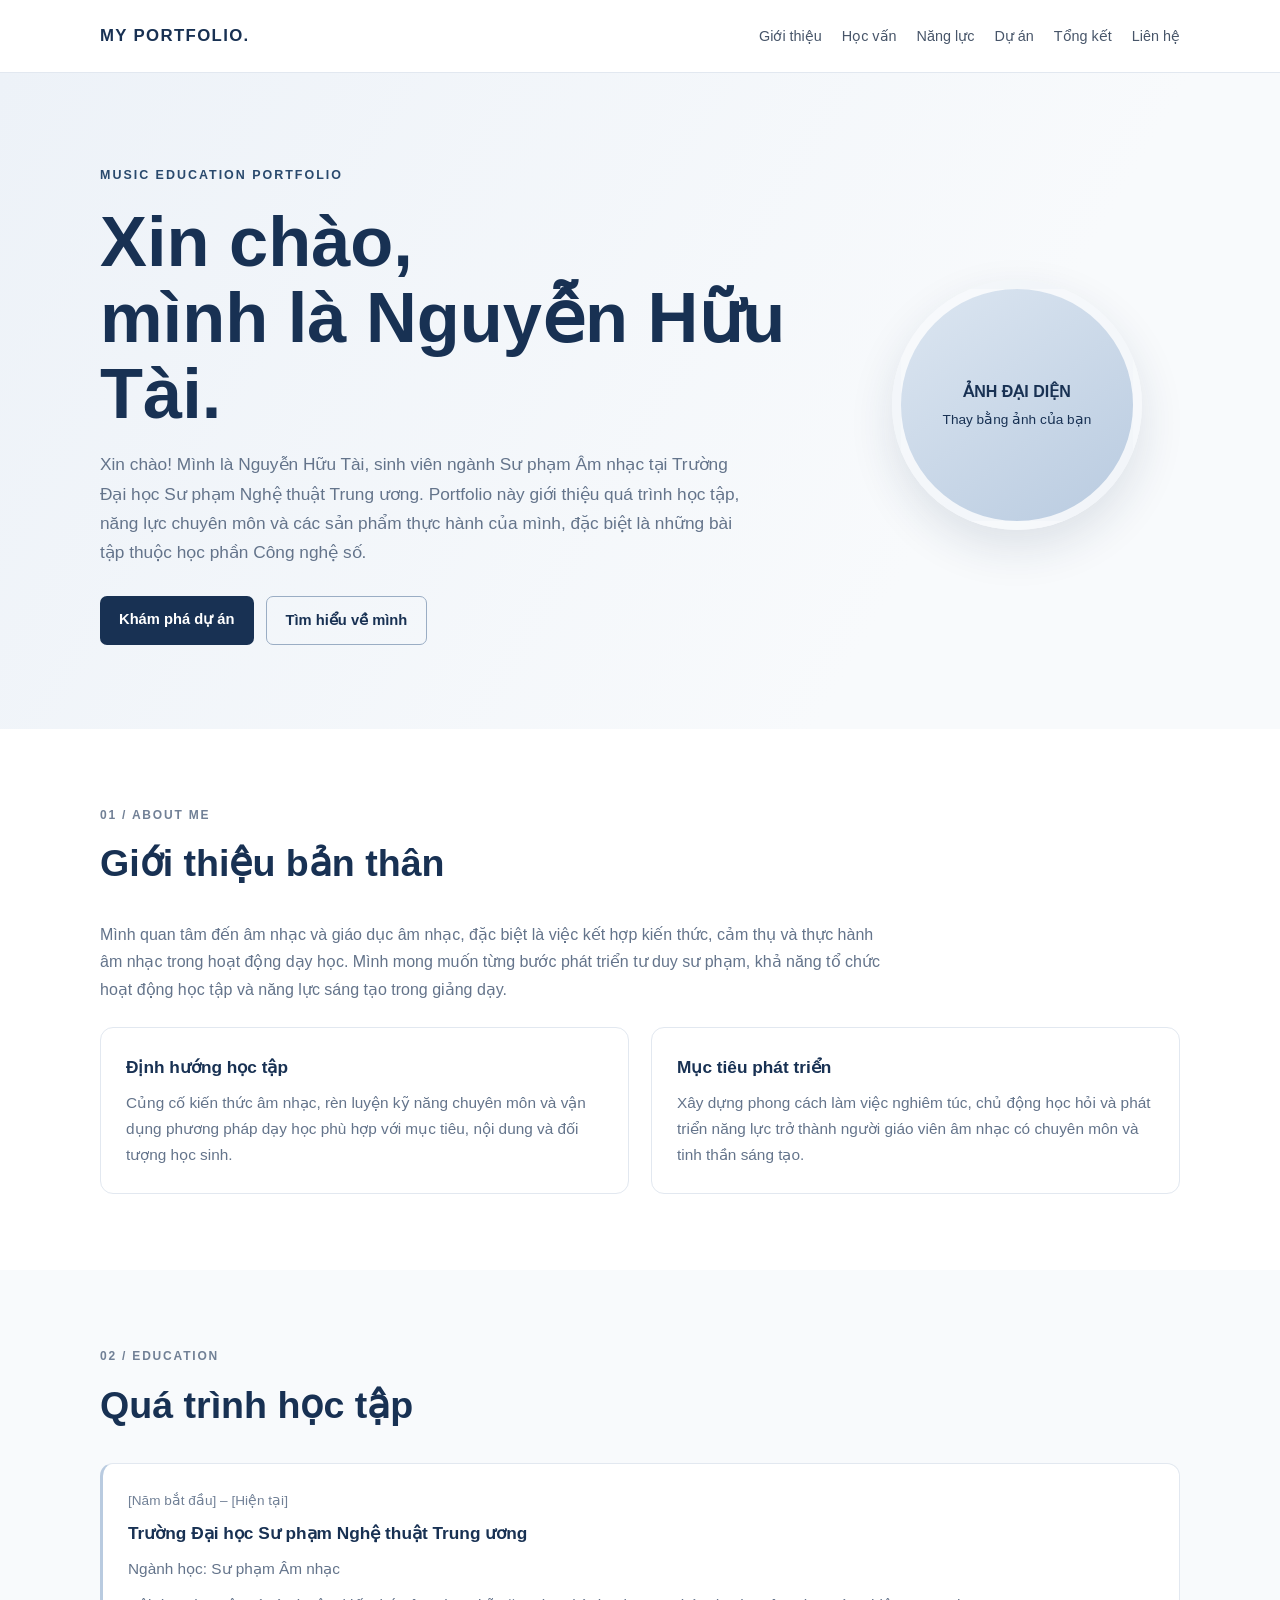
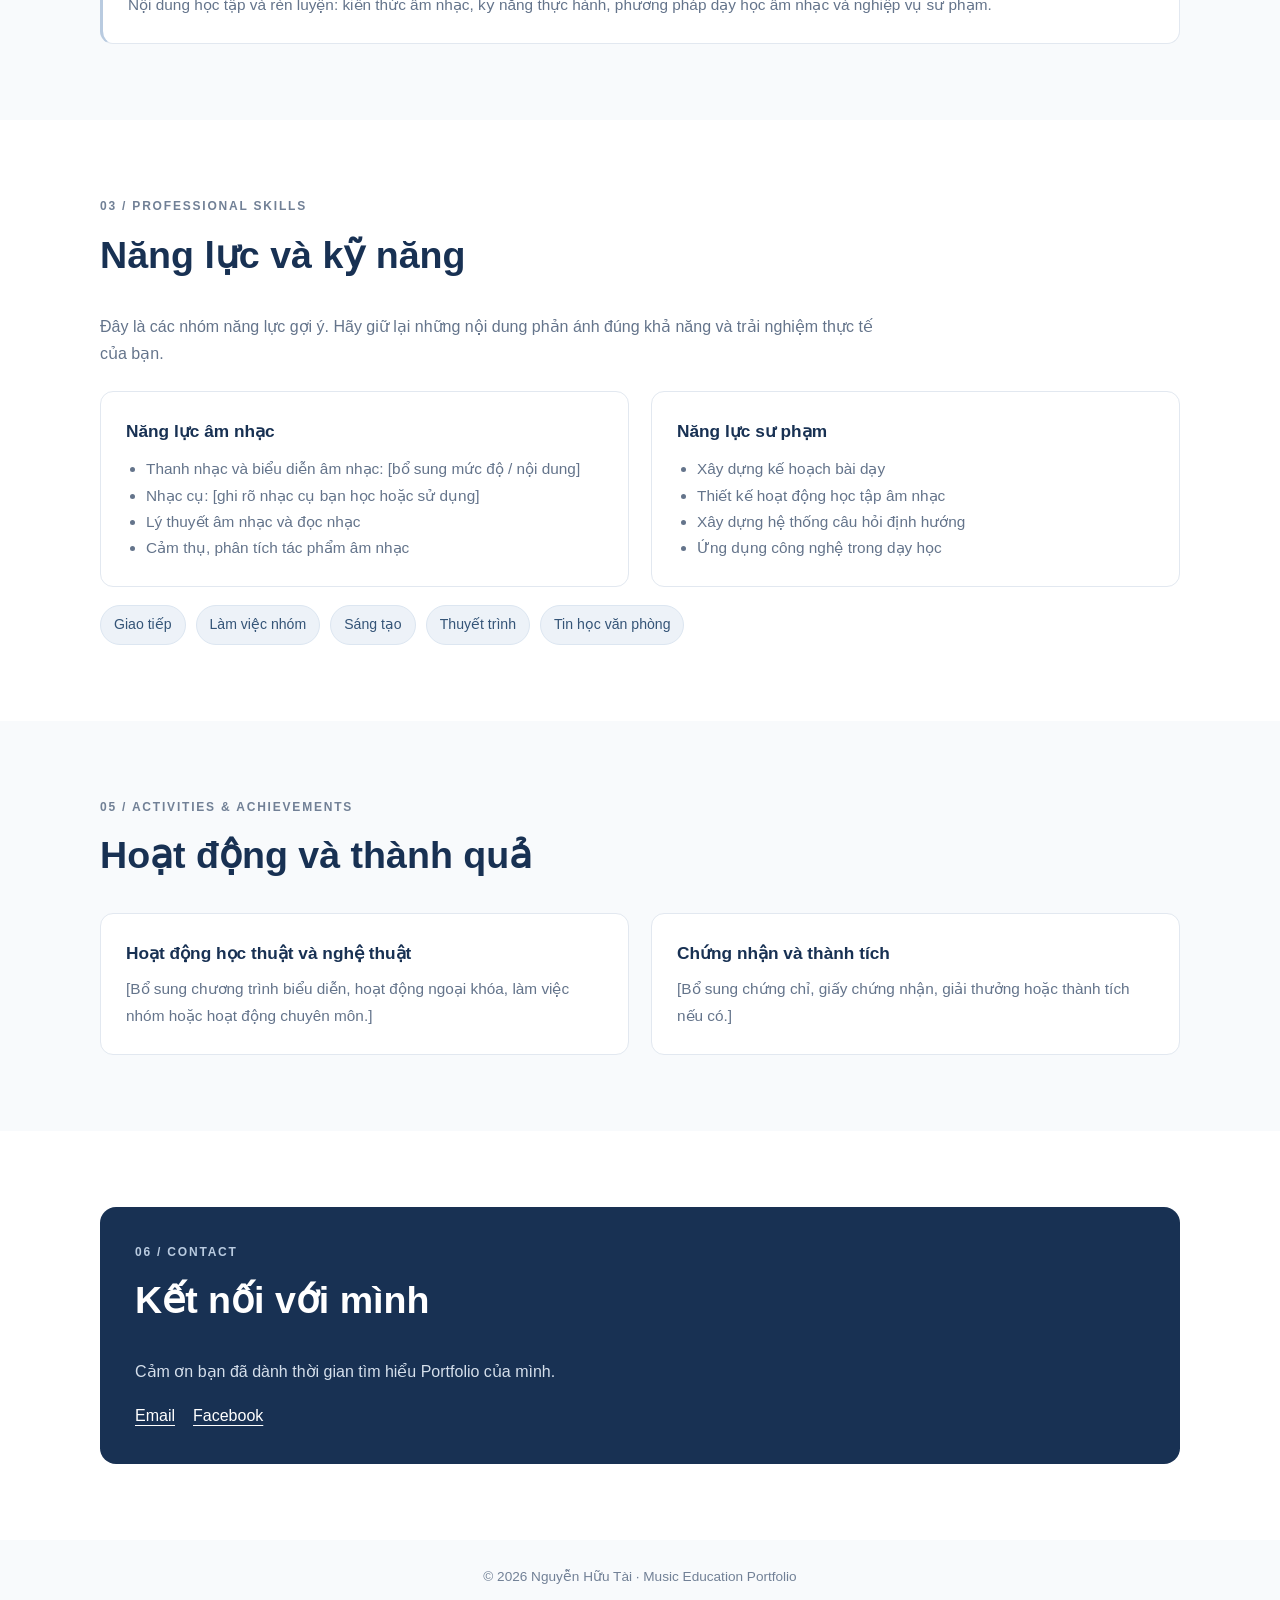
<file: index.html>
<!DOCTYPE html>
<html lang="vi">
<head>
  <meta charset="UTF-8">
  <meta name="viewport" content="width=device-width, initial-scale=1.0">
  <meta name="description" content="Portfolio học tập và năng lực chuyên môn ngành Sư phạm Âm nhạc.">
  <title>Portfolio | Nguyễn Hữu Tài</title>
  <style>
    :root {
      --navy: #183153;
      --navy-2: #29496d;
      --ink: #263449;
      --muted: #64748b;
      --paper: #ffffff;
      --soft: #f1f5f9;
      --line: #e2e8f0;
      --accent: #b9cbe0;
    }
    * { box-sizing: border-box; margin: 0; padding: 0; }
    html { scroll-behavior: smooth; }
    body {
      font-family: Arial, Helvetica, sans-serif;
      color: var(--ink);
      background: #f8fafc;
      line-height: 1.7;
    }
    a { color: inherit; }
    .container { width: min(1080px, 88%); margin: 0 auto; }
    .site-header {
      position: sticky; top: 0; z-index: 10;
      background: rgba(255,255,255,.96);
      border-bottom: 1px solid var(--line);
      backdrop-filter: blur(10px);
    }
    .nav {
      min-height: 72px; display: flex; align-items: center;
      justify-content: space-between; gap: 20px;
    }
    .brand {
      color: var(--navy); font-size: 1.05rem; font-weight: 800;
      letter-spacing: .08em; text-decoration: none; white-space: nowrap;
    }
    .nav-links { display: flex; flex-wrap: wrap; gap: 20px; }
    .nav-links a {
      text-decoration: none; color: #475569; font-size: .9rem;
      transition: color .2s;
    }
    .nav-links a:hover { color: var(--navy); }
    .hero {
      background: linear-gradient(120deg, #edf2f8, #f8fafc 72%);
      padding: 92px 0 84px;
    }
    .hero-inner {
      display: grid; grid-template-columns: 1.5fr .7fr;
      align-items: center; gap: 55px;
    }
    .eyebrow {
      color: var(--navy-2); font-size: .78rem; font-weight: 800;
      letter-spacing: .16em; text-transform: uppercase;
    }
    h1 {
      color: var(--navy); font-size: clamp(2.5rem, 6vw, 4.4rem);
      line-height: 1.08; margin: 18px 0;
    }
    .hero-lead { max-width: 650px; color: var(--muted); font-size: 1.08rem; }
    .hero-actions { display: flex; flex-wrap: wrap; gap: 12px; margin-top: 28px; }
    .button {
      display: inline-block; padding: 11px 19px; border-radius: 7px;
      background: var(--navy); color: white; text-decoration: none;
      font-size: .92rem; font-weight: 700;
    }
    .button.secondary {
      background: transparent; color: var(--navy); border: 1px solid #9aadc4;
    }
    .photo-placeholder {
      width: min(250px, 100%); aspect-ratio: 1;
      border-radius: 50%; margin: auto; display: grid; place-items: center;
      background: linear-gradient(145deg, #dce6f1, #b9cbe0);
      color: var(--navy); border: 9px solid rgba(255,255,255,.8);
      box-shadow: 0 18px 45px rgba(24,49,83,.12);
      text-align: center; padding: 25px; font-weight: 700;
    }
    .photo-placeholder span { font-size: .85rem; font-weight: 500; }
    section { padding: 76px 0; scroll-margin-top: 78px; }
    section:nth-of-type(even) { background: #fff; }
    .section-kicker {
      color: #718096; font-size: .75rem; font-weight: 800;
      letter-spacing: .15em; text-transform: uppercase;
    }
    h2 { color: var(--navy); font-size: clamp(1.8rem, 4vw, 2.35rem); margin: 7px 0 25px; }
    .intro { max-width: 780px; color: var(--muted); }
    .two-col { display: grid; grid-template-columns: 1fr 1fr; gap: 22px; }
    .card {
      background: var(--paper); border: 1px solid var(--line);
      border-radius: 13px; padding: 25px;
    }
    .card h3 { color: var(--navy); margin-bottom: 8px; font-size: 1.08rem; }
    .card p, .card li { color: var(--muted); font-size: .96rem; }
    .card ul { padding-left: 20px; margin-top: 10px; }
    .school { margin-top: 25px; border-left: 3px solid var(--accent); }
    .school .period { color: #718096; font-size: .85rem; margin-bottom: 7px; }
    .tags { display: flex; flex-wrap: wrap; gap: 10px; margin-top: 18px; }
    .tag {
      background: #edf2f8; color: #345477; border: 1px solid #dce6f1;
      border-radius: 30px; padding: 7px 13px; font-size: .88rem;
    }
    .project-grid { display: grid; grid-template-columns: repeat(2, 1fr); gap: 20px; }
    .project-number { color: #8ba2bd; font-weight: 800; letter-spacing: .1em; font-size: .8rem; }
    .project-type { color: #718096; font-size: .82rem; margin: 7px 0; }
    .project-note { margin-top: 12px; font-size: .86rem !important; }
    .contact-box {
      background: var(--navy); color: white; border-radius: 16px;
      padding: 35px;
    }
    .contact-box h2 { color: white; }
    .contact-box p { color: #d5dfeb; }
    .contact-links { display: flex; flex-wrap: wrap; gap: 18px; margin-top: 17px; }
    .contact-links a { color: white; text-decoration: underline; text-underline-offset: 4px; }
    footer { padding: 25px 0; text-align: center; color: #718096; font-size: .85rem; }
    @media (max-width: 760px) {
      .nav { padding: 15px 0; align-items: flex-start; flex-direction: column; }
      .nav-links { gap: 10px 16px; }
      .hero { padding: 65px 0; }
      .hero-inner { grid-template-columns: 1fr; text-align: center; gap: 35px; }
      .hero-lead { margin: auto; }
      .hero-actions { justify-content: center; }
      .two-col, .project-grid { grid-template-columns: 1fr; }
      section { padding: 58px 0; }
    }
  </style>
</head>
<body>

<header class="site-header">
  <nav class="nav container" aria-label="Điều hướng chính">
    <a class="brand" href="#home">MY PORTFOLIO.</a>
    <div class="nav-links">
      <a href="#about">Giới thiệu</a>
      <a href="#education">Học vấn</a>
      <a href="#skills">Năng lực</a>
      <a href="du-an.html">Dự án</a>
      
<a href="tong-ket.html">Tổng kết</a>

      <a href="#contact">Liên hệ</a>
    </div>
  </nav>
</header>

<main>
  <section class="hero" id="home">
    <div class="hero-inner container">
      <div>
        <p class="eyebrow">Music Education Portfolio</p>
        <h1>Xin chào,<br>mình là Nguyễn Hữu Tài.</h1>
        <p class="hero-lead">
           Xin chào! Mình là Nguyễn Hữu Tài, sinh viên ngành
  Sư phạm Âm nhạc tại Trường Đại học Sư phạm
  Nghệ thuật Trung ương. Portfolio này giới thiệu
  quá trình học tập, năng lực chuyên môn và các
  sản phẩm thực hành của mình, đặc biệt là những
  bài tập thuộc học phần Công nghệ số.
        </p>
        <div class="hero-actions">
          <a class="button" href="du-an.html">Khám phá dự án</a>
          <a class="button secondary" href="#about">Tìm hiểu về mình</a>
        </div>
      </div>
      <div class="photo-placeholder">
        <div>ẢNH ĐẠI DIỆN<br><span>Thay bằng ảnh của bạn</span></div>
      </div>
    </div>
  </section>

  <section id="about">
    <div class="container">
      <p class="section-kicker">01 / About me</p>
      <h2>Giới thiệu bản thân</h2>
      <p class="intro">
        Mình quan tâm đến âm nhạc và giáo dục âm nhạc, đặc biệt là việc kết hợp kiến thức,
        cảm thụ và thực hành âm nhạc trong hoạt động dạy học. Mình mong muốn từng bước phát triển
        tư duy sư phạm, khả năng tổ chức hoạt động học tập và năng lực sáng tạo trong giảng dạy.
      </p>
      <div class="two-col" style="margin-top:24px">
        <article class="card">
          <h3>Định hướng học tập</h3>
          <p>
            Củng cố kiến thức âm nhạc, rèn luyện kỹ năng chuyên môn và vận dụng phương pháp
            dạy học phù hợp với mục tiêu, nội dung và đối tượng học sinh.
          </p>
        </article>
        <article class="card">
          <h3>Mục tiêu phát triển</h3>
          <p>
            Xây dựng phong cách làm việc nghiêm túc, chủ động học hỏi và phát triển năng lực
            trở thành người giáo viên âm nhạc có chuyên môn và tinh thần sáng tạo.
          </p>
        </article>
      </div>
    </div>
  </section>

  <section id="education">
    <div class="container">
      <p class="section-kicker">02 / Education</p>
      <h2>Quá trình học tập</h2>
      <article class="card school">
        <p class="period">[Năm bắt đầu] – [Hiện tại]</p>
        <h3>Trường Đại học Sư phạm Nghệ thuật Trung ương</h3>
        <p>Ngành học: Sư phạm Âm nhạc</p>
        <p style="margin-top:10px">
          Nội dung học tập và rèn luyện: kiến thức âm nhạc, kỹ năng thực hành,
          phương pháp dạy học âm nhạc và nghiệp vụ sư phạm.
        </p>
      </article>
    </div>
  </section>

  <section id="skills">
    <div class="container">
      <p class="section-kicker">03 / Professional skills</p>
      <h2>Năng lực và kỹ năng</h2>
      <p class="intro">
        Đây là các nhóm năng lực gợi ý. Hãy giữ lại những nội dung phản ánh đúng khả năng
        và trải nghiệm thực tế của bạn.
      </p>
      <div class="two-col" style="margin-top:24px">
        <article class="card">
          <h3>Năng lực âm nhạc</h3>
          <ul>
            <li>Thanh nhạc và biểu diễn âm nhạc: [bổ sung mức độ / nội dung]</li>
            <li>Nhạc cụ: [ghi rõ nhạc cụ bạn học hoặc sử dụng]</li>
            <li>Lý thuyết âm nhạc và đọc nhạc</li>
            <li>Cảm thụ, phân tích tác phẩm âm nhạc</li>
          </ul>
        </article>
        <article class="card">
          <h3>Năng lực sư phạm</h3>
          <ul>
            <li>Xây dựng kế hoạch bài dạy</li>
            <li>Thiết kế hoạt động học tập âm nhạc</li>
            <li>Xây dựng hệ thống câu hỏi định hướng</li>
            <li>Ứng dụng công nghệ trong dạy học</li>
          </ul>
        </article>
      </div>
      <div class="tags" aria-label="Kỹ năng bổ trợ">
        <span class="tag">Giao tiếp</span>
        <span class="tag">Làm việc nhóm</span>
        <span class="tag">Sáng tạo</span>
        <span class="tag">Thuyết trình</span>
        <span class="tag">Tin học văn phòng</span>
      </div>
    </div>
  </section>

 

  <section id="activities">
    <div class="container">
      <p class="section-kicker">05 / Activities & achievements</p>
      <h2>Hoạt động và thành quả</h2>
      <div class="two-col">
        <article class="card">
          <h3>Hoạt động học thuật và nghệ thuật</h3>
          <p>[Bổ sung chương trình biểu diễn, hoạt động ngoại khóa, làm việc nhóm hoặc hoạt động chuyên môn.]</p>
        </article>
        <article class="card">
          <h3>Chứng nhận và thành tích</h3>
          <p>[Bổ sung chứng chỉ, giấy chứng nhận, giải thưởng hoặc thành tích nếu có.]</p>
        </article>
      </div>
    </div>
  </section>

  <section id="contact">
    <div class="container">
      <div class="contact-box">
        <p class="section-kicker" style="color:#b9cbe0">06 / Contact</p>
        <h2>Kết nối với mình</h2>
        <p>Cảm ơn bạn đã dành thời gian tìm hiểu Portfolio của mình.</p>
        <div class="contact-links">
          <a href="mailto:[email-cua-ban]">Email</a>
          <a href="[duong-dan-facebook]" target="_blank" rel="noopener noreferrer">Facebook</a>
        </div>
      </div>
    </div>
  </section>
</main>

<footer>
  © 2026 Nguyễn Hữu Tài · Music Education Portfolio
</footer>

</body>
</html>
</file>
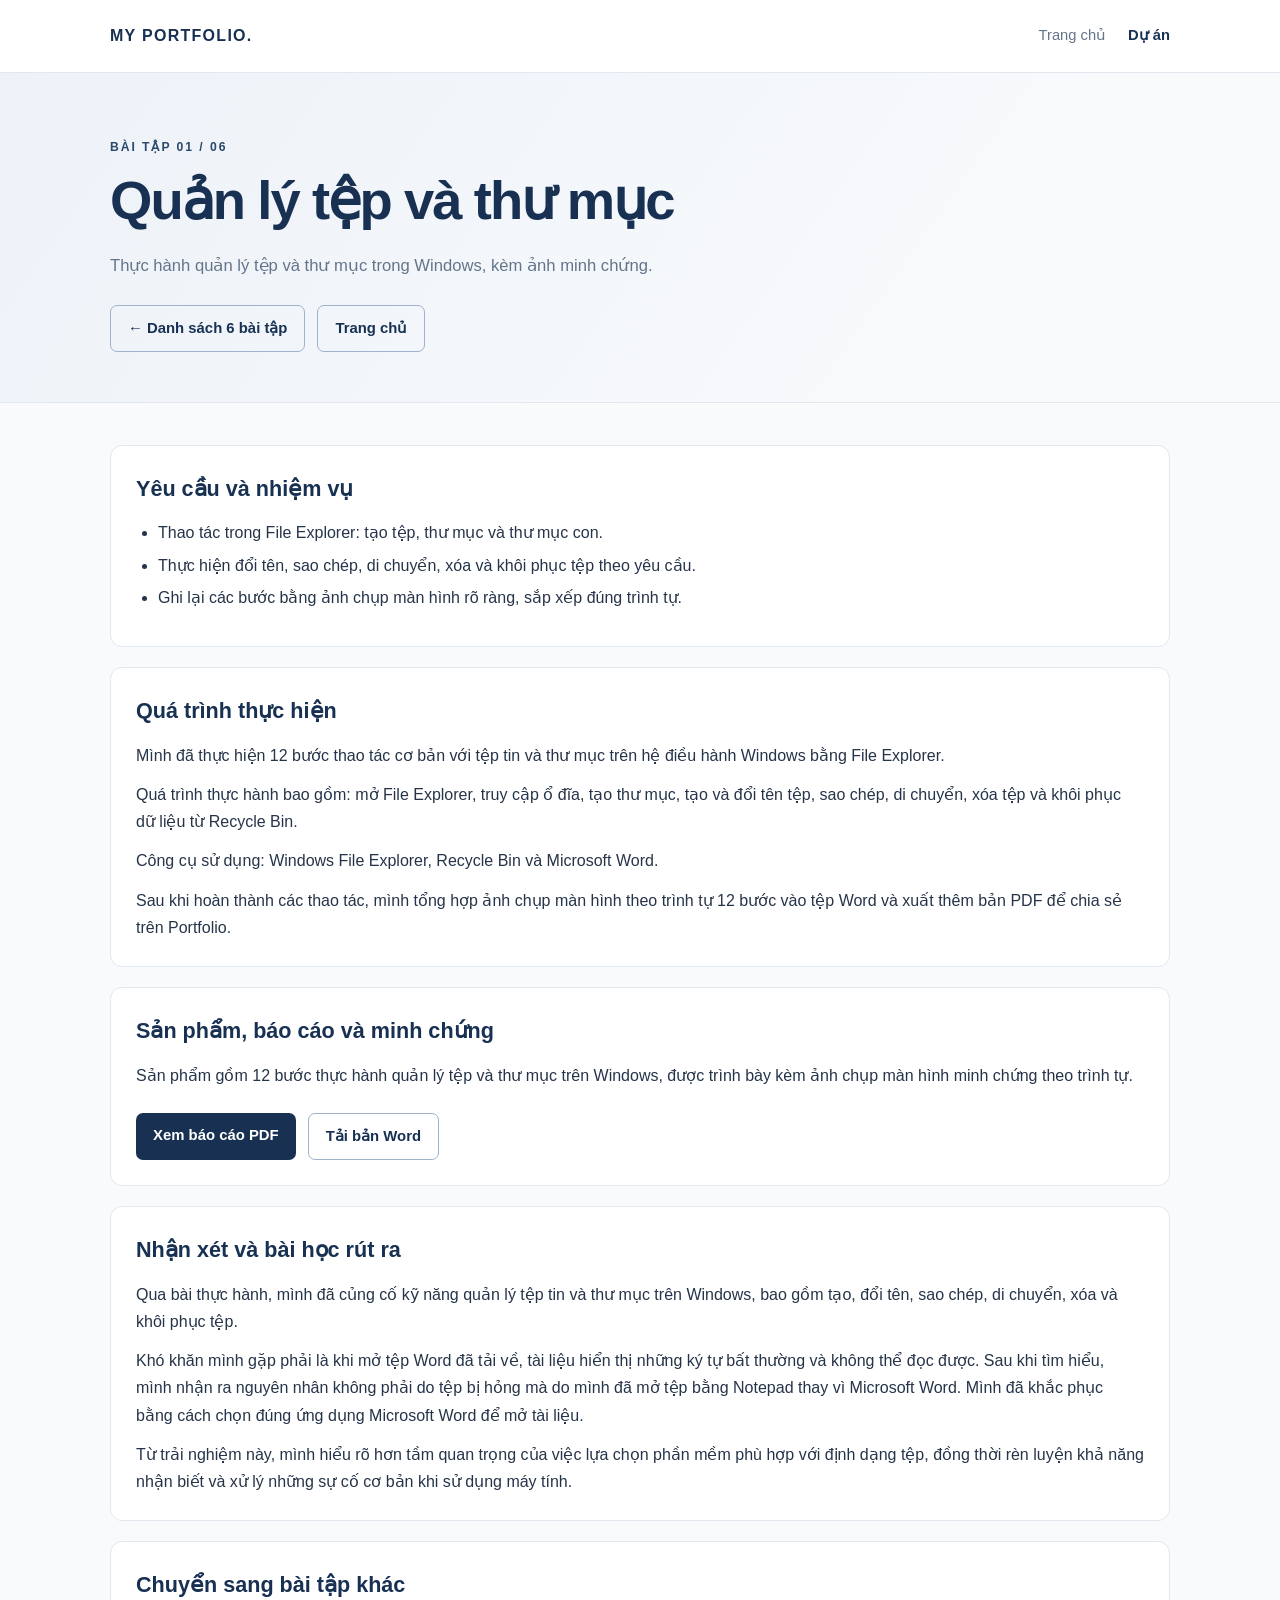
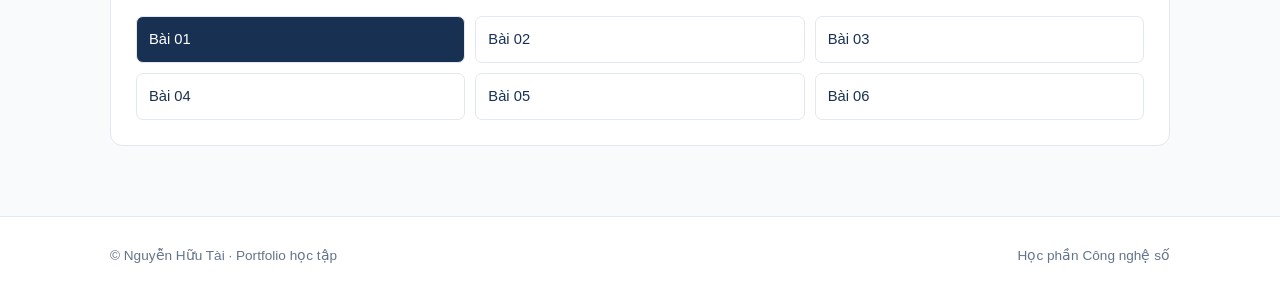
<file: bai-01.html>
<!DOCTYPE html>
<html lang="vi">
<head>
  <meta charset="UTF-8">
  <meta name="viewport" content="width=device-width, initial-scale=1">
  <meta name="description" content="Thực hành quản lý tệp và thư mục trong Windows, kèm ảnh minh chứng.">
  <title>Bài tập 01 | Nguyễn Hữu Tài</title>
  <link rel="stylesheet" href="du-an.css">
</head>
<body>
  <header class="site-header">
    <div class="wrap">
      <a class="brand" href="index.html">MY PORTFOLIO.</a>
      <nav class="nav" aria-label="Điều hướng chính">
        <a href="index.html">Trang chủ</a>
        <a href="du-an.html" aria-current="page">Dự án</a>
      </nav>
    </div>
  </header>
  <section class="hero">
    <div class="wrap">
      <p class="kicker">Bài tập 01 / 06</p>
      <h1>Quản lý tệp và thư mục</h1>
      <p class="lede">Thực hành quản lý tệp và thư mục trong Windows, kèm ảnh minh chứng.</p>
      <div class="actions"><a class="button outline" href="du-an.html">← Danh sách 6 bài tập</a><a class="button outline" href="index.html">Trang chủ</a></div>
    </div>
  </section>
  <main><div class="wrap">
    <div class="stack">
      <section class="panel">
        <h2>Yêu cầu và nhiệm vụ</h2>
        <ul>
          <li>Thao tác trong File Explorer: tạo tệp, thư mục và thư mục con.</li>
          <li>Thực hiện đổi tên, sao chép, di chuyển, xóa và khôi phục tệp theo yêu cầu.</li>
          <li>Ghi lại các bước bằng ảnh chụp màn hình rõ ràng, sắp xếp đúng trình tự.</li>
        </ul>
      </section>
      <section class="panel">
        <h2>Quá trình thực hiện</h2>
        
<p>
  Mình đã thực hiện 12 bước thao tác cơ bản với tệp tin
  và thư mục trên hệ điều hành Windows bằng File Explorer.
</p>

<p>
  Quá trình thực hành bao gồm: mở File Explorer,
  truy cập ổ đĩa, tạo thư mục, tạo và đổi tên tệp,
  sao chép, di chuyển, xóa tệp và khôi phục
  dữ liệu từ Recycle Bin.
</p>

<p>
  Công cụ sử dụng: Windows File Explorer,
  Recycle Bin và Microsoft Word.
</p>

<p>
  Sau khi hoàn thành các thao tác, mình tổng hợp
  ảnh chụp màn hình theo trình tự 12 bước vào
  tệp Word và xuất thêm bản PDF để chia sẻ
  trên Portfolio.
</p>
  
      </section>
      <section class="panel">
        <h2>Sản phẩm, báo cáo và minh chứng</h2>
        
<p>
  Sản phẩm gồm 12 bước thực hành quản lý tệp và thư mục
  trên Windows, được trình bày kèm ảnh chụp màn hình
  minh chứng theo trình tự.
</p>

<div class="actions">
  <a class="button"
     href="BaiTap01_NguyenHuuTai_hoan_thien.pdf"
     target="_blank"
     rel="noopener">
    Xem báo cáo PDF
  </a>

  <a class="button outline"
     href="BaiTap01_NguyenHuuTai_hoan_thien%20(1).docx"
     download>
    Tải bản Word
  </a>
</div>

      </section>
      <section class="panel">
        <h2>Nhận xét và bài học rút ra</h2>
        
<p>
  Qua bài thực hành, mình đã củng cố kỹ năng quản lý
  tệp tin và thư mục trên Windows, bao gồm tạo,
  đổi tên, sao chép, di chuyển, xóa và khôi phục tệp.
</p>

<p>
  Khó khăn mình gặp phải là khi mở tệp Word đã tải về,
  tài liệu hiển thị những ký tự bất thường và không
  thể đọc được. Sau khi tìm hiểu, mình nhận ra nguyên
  nhân không phải do tệp bị hỏng mà do mình đã mở
  tệp bằng Notepad thay vì Microsoft Word.
  Mình đã khắc phục bằng cách chọn đúng ứng dụng
  Microsoft Word để mở tài liệu.
</p>

<p>
  Từ trải nghiệm này, mình hiểu rõ hơn tầm quan trọng
  của việc lựa chọn phần mềm phù hợp với định dạng tệp,
  đồng thời rèn luyện khả năng nhận biết và xử lý
  những sự cố cơ bản khi sử dụng máy tính.
</p>
  
      </section>
      <section class="panel">
        <h2>Chuyển sang bài tập khác</h2>
        <div class="links-grid">
        <a href="bai-01.html" class="current" aria-current="page">Bài 01</a>
        <a href="bai-02.html">Bài 02</a>
        <a href="bai-03.html">Bài 03</a>
        <a href="bai-04.html">Bài 04</a>
        <a href="bai-05.html">Bài 05</a>
        <a href="bai-06.html">Bài 06</a>
        </div>
      </section>
    </div>
  </div></main>
  <footer class="footer"><div class="wrap"><span>© Nguyễn Hữu Tài · Portfolio học tập</span><span>Học phần Công nghệ số</span></div></footer>
</body>
</html>
</file>
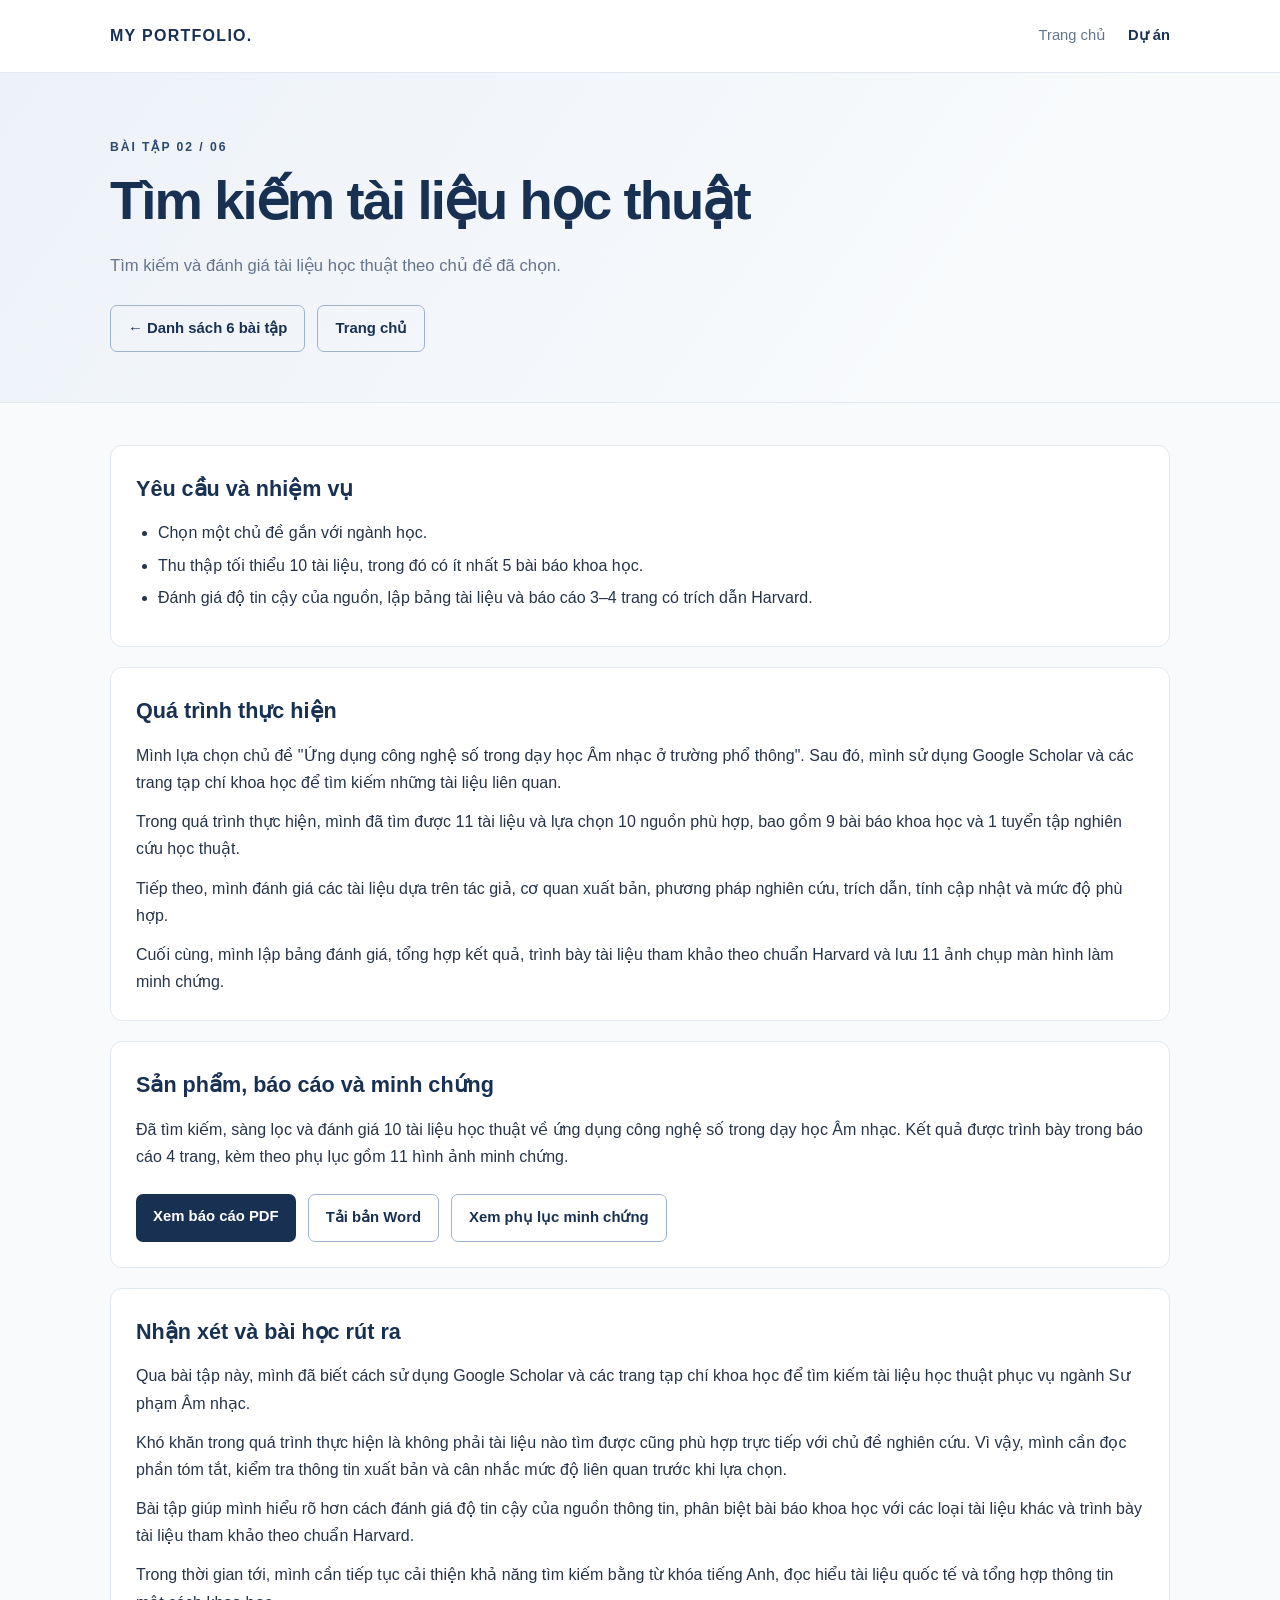
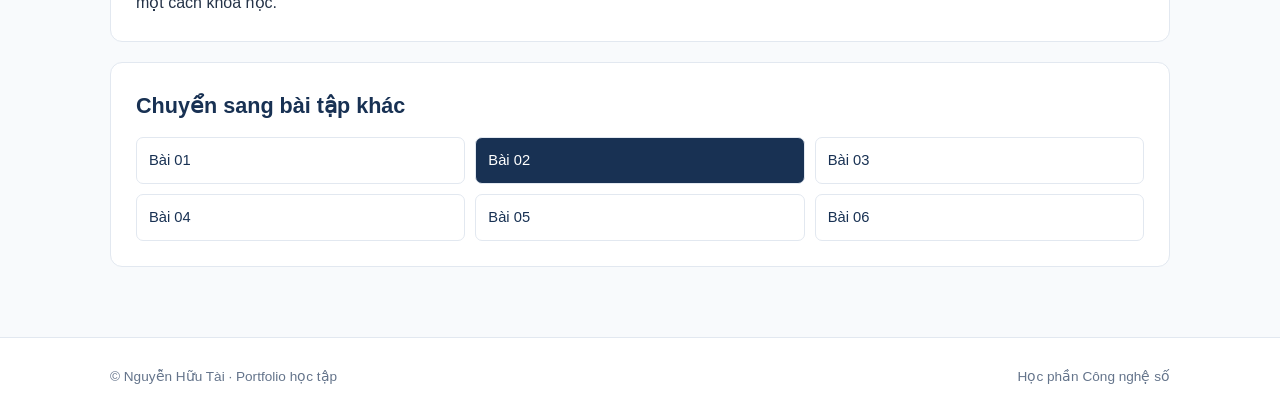
<file: bai-02.html>
<!DOCTYPE html>
<html lang="vi">
<head>
  <meta charset="UTF-8">
  <meta name="viewport" content="width=device-width, initial-scale=1">
  <meta name="description" content="Tìm kiếm và đánh giá tài liệu học thuật theo chủ đề đã chọn.">
  <title>Bài tập 02 | Nguyễn Hữu Tài</title>
  <link rel="stylesheet" href="du-an.css">
</head>
<body>
  <header class="site-header">
    <div class="wrap">
      <a class="brand" href="index.html">MY PORTFOLIO.</a>
      <nav class="nav" aria-label="Điều hướng chính">
        <a href="index.html">Trang chủ</a>
        <a href="du-an.html" aria-current="page">Dự án</a>
      </nav>
    </div>
  </header>
  <section class="hero">
    <div class="wrap">
      <p class="kicker">Bài tập 02 / 06</p>
      <h1>Tìm kiếm tài liệu học thuật</h1>
      <p class="lede">Tìm kiếm và đánh giá tài liệu học thuật theo chủ đề đã chọn.</p>
      <div class="actions"><a class="button outline" href="du-an.html">← Danh sách 6 bài tập</a><a class="button outline" href="index.html">Trang chủ</a></div>
    </div>
  </section>
  <main><div class="wrap">
    <div class="stack">
      <section class="panel">
        <h2>Yêu cầu và nhiệm vụ</h2>
        <ul>
          <li>Chọn một chủ đề gắn với ngành học.</li>
          <li>Thu thập tối thiểu 10 tài liệu, trong đó có ít nhất 5 bài báo khoa học.</li>
          <li>Đánh giá độ tin cậy của nguồn, lập bảng tài liệu và báo cáo 3–4 trang có trích dẫn Harvard.</li>
        </ul>
      </section>
      <section class="panel">
        <h2>Quá trình thực hiện</h2>
        
<p>
  Mình lựa chọn chủ đề "Ứng dụng công nghệ số
  trong dạy học Âm nhạc ở trường phổ thông".
  Sau đó, mình sử dụng Google Scholar và
  các trang tạp chí khoa học để tìm kiếm
  những tài liệu liên quan.
</p>

<p>
  Trong quá trình thực hiện, mình đã tìm
  được 11 tài liệu và lựa chọn 10 nguồn
  phù hợp, bao gồm 9 bài báo khoa học
  và 1 tuyển tập nghiên cứu học thuật.
</p>

<p>
  Tiếp theo, mình đánh giá các tài liệu
  dựa trên tác giả, cơ quan xuất bản,
  phương pháp nghiên cứu, trích dẫn,
  tính cập nhật và mức độ phù hợp.
</p>

<p>
  Cuối cùng, mình lập bảng đánh giá,
  tổng hợp kết quả, trình bày tài liệu
  tham khảo theo chuẩn Harvard và
  lưu 11 ảnh chụp màn hình làm minh chứng.
</p>

      </section>
      <section class="panel">
        <h2>Sản phẩm, báo cáo và minh chứng</h2>
        
<p>
  Đã tìm kiếm, sàng lọc và đánh giá 10 tài liệu
  học thuật về ứng dụng công nghệ số trong
  dạy học Âm nhạc. Kết quả được trình bày
  trong báo cáo 4 trang, kèm theo phụ lục
  gồm 11 hình ảnh minh chứng.
</p>

<div class="actions">
  <a class="button"
     href="BaiTap02_BaoCao_DanhGiaNguon.pdf"
     target="_blank"
     rel="noopener">
    Xem báo cáo PDF
  </a>

  <a class="button outline"
     href="BaiTap02_BaoCao_DanhGiaNguon.docx"
     download>
    Tải bản Word
  </a>

  <a class="button outline"
     href="PhuLuc_MinhChung_BaiTap02.pdf"
     target="_blank"
     rel="noopener">
    Xem phụ lục minh chứng
  </a>
</div>

      </section>
      <section class="panel">
        <h2>Nhận xét và bài học rút ra</h2>
        
<p>
  Qua bài tập này, mình đã biết cách sử dụng
  Google Scholar và các trang tạp chí khoa học
  để tìm kiếm tài liệu học thuật phục vụ ngành
  Sư phạm Âm nhạc.
</p>

<p>
  Khó khăn trong quá trình thực hiện là không
  phải tài liệu nào tìm được cũng phù hợp trực
  tiếp với chủ đề nghiên cứu. Vì vậy, mình cần
  đọc phần tóm tắt, kiểm tra thông tin xuất bản
  và cân nhắc mức độ liên quan trước khi lựa chọn.
</p>

<p>
  Bài tập giúp mình hiểu rõ hơn cách đánh giá
  độ tin cậy của nguồn thông tin, phân biệt
  bài báo khoa học với các loại tài liệu khác
  và trình bày tài liệu tham khảo theo chuẩn
  Harvard.
</p>

<p>
  Trong thời gian tới, mình cần tiếp tục cải
  thiện khả năng tìm kiếm bằng từ khóa tiếng
  Anh, đọc hiểu tài liệu quốc tế và tổng hợp
  thông tin một cách khoa học.
</p>

      </section>
      <section class="panel">
        <h2>Chuyển sang bài tập khác</h2>
        <div class="links-grid">
        <a href="bai-01.html">Bài 01</a>
        <a href="bai-02.html" class="current" aria-current="page">Bài 02</a>
        <a href="bai-03.html">Bài 03</a>
        <a href="bai-04.html">Bài 04</a>
        <a href="bai-05.html">Bài 05</a>
        <a href="bai-06.html">Bài 06</a>
        </div>
      </section>
    </div>
  </div></main>
  <footer class="footer"><div class="wrap"><span>© Nguyễn Hữu Tài · Portfolio học tập</span><span>Học phần Công nghệ số</span></div></footer>
</body>
</html>
</file>
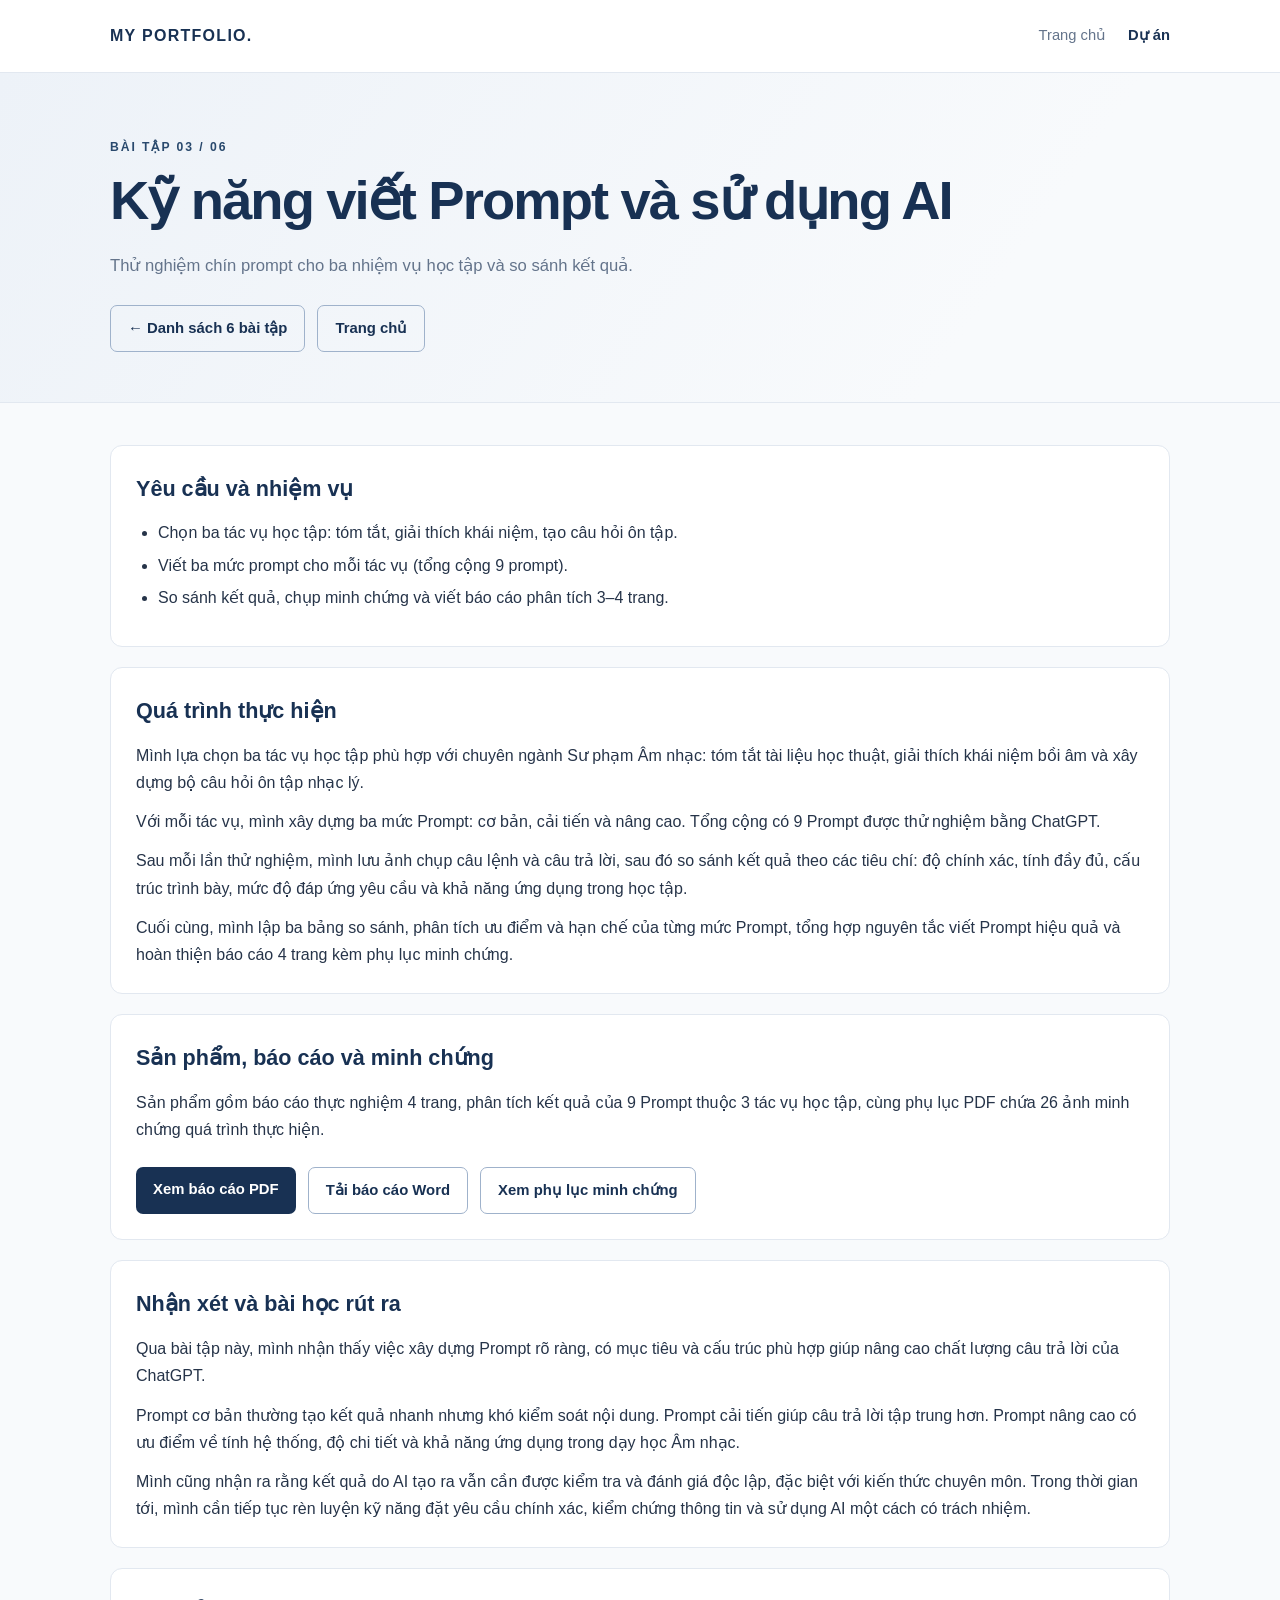
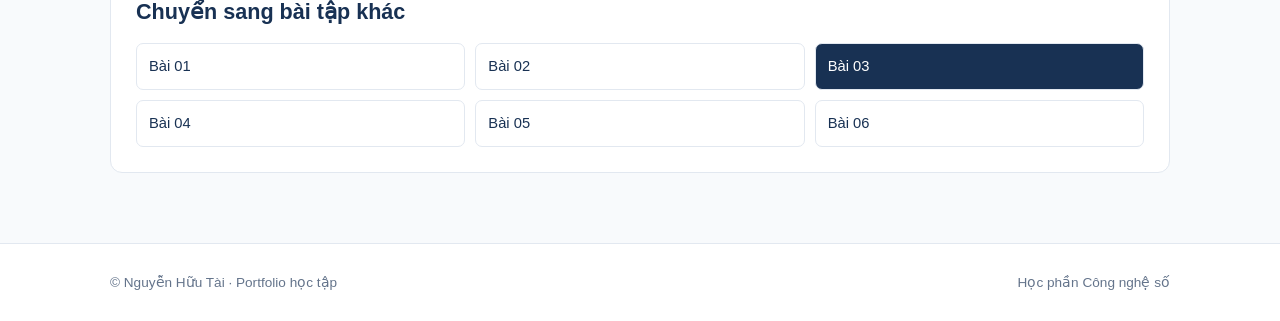
<file: bai-03.html>
<!DOCTYPE html>
<html lang="vi">
<head>
  <meta charset="UTF-8">
  <meta name="viewport" content="width=device-width, initial-scale=1">
  <meta name="description" content="Thử nghiệm chín prompt cho ba nhiệm vụ học tập và so sánh kết quả.">
  <title>Bài tập 03 | Nguyễn Hữu Tài</title>
  <link rel="stylesheet" href="du-an.css">
</head>
<body>
  <header class="site-header">
    <div class="wrap">
      <a class="brand" href="index.html">MY PORTFOLIO.</a>
      <nav class="nav" aria-label="Điều hướng chính">
        <a href="index.html">Trang chủ</a>
        <a href="du-an.html" aria-current="page">Dự án</a>
      </nav>
    </div>
  </header>
  <section class="hero">
    <div class="wrap">
      <p class="kicker">Bài tập 03 / 06</p>
      <h1>Kỹ năng viết Prompt và sử dụng AI</h1>
      <p class="lede">Thử nghiệm chín prompt cho ba nhiệm vụ học tập và so sánh kết quả.</p>
      <div class="actions"><a class="button outline" href="du-an.html">← Danh sách 6 bài tập</a><a class="button outline" href="index.html">Trang chủ</a></div>
    </div>
  </section>
  <main><div class="wrap">
    <div class="stack">
      <section class="panel">
        <h2>Yêu cầu và nhiệm vụ</h2>
        <ul>
          <li>Chọn ba tác vụ học tập: tóm tắt, giải thích khái niệm, tạo câu hỏi ôn tập.</li>
          <li>Viết ba mức prompt cho mỗi tác vụ (tổng cộng 9 prompt).</li>
          <li>So sánh kết quả, chụp minh chứng và viết báo cáo phân tích 3–4 trang.</li>
        </ul>
      </section>
      <section class="panel">
        <h2>Quá trình thực hiện</h2>
        
<p>
  Mình lựa chọn ba tác vụ học tập phù hợp với
  chuyên ngành Sư phạm Âm nhạc: tóm tắt tài liệu
  học thuật, giải thích khái niệm bồi âm và
  xây dựng bộ câu hỏi ôn tập nhạc lý.
</p>

<p>
  Với mỗi tác vụ, mình xây dựng ba mức Prompt:
  cơ bản, cải tiến và nâng cao. Tổng cộng có
  9 Prompt được thử nghiệm bằng ChatGPT.
</p>

<p>
  Sau mỗi lần thử nghiệm, mình lưu ảnh chụp
  câu lệnh và câu trả lời, sau đó so sánh
  kết quả theo các tiêu chí: độ chính xác,
  tính đầy đủ, cấu trúc trình bày, mức độ
  đáp ứng yêu cầu và khả năng ứng dụng
  trong học tập.
</p>

<p>
  Cuối cùng, mình lập ba bảng so sánh,
  phân tích ưu điểm và hạn chế của từng
  mức Prompt, tổng hợp nguyên tắc viết Prompt
  hiệu quả và hoàn thiện báo cáo 4 trang
  kèm phụ lục minh chứng.
</p>

      </section>
      <section class="panel">
        <h2>Sản phẩm, báo cáo và minh chứng</h2>
        
<p>
  Sản phẩm gồm báo cáo thực nghiệm 4 trang,
  phân tích kết quả của 9 Prompt thuộc 3 tác vụ
  học tập, cùng phụ lục PDF chứa 26 ảnh
  minh chứng quá trình thực hiện.
</p>

<div class="actions">
  <a class="button"
     href="BaiTap03_BaoCao_ThucNghiem_Prompt_NguyenHuuTai.pdf"
     target="_blank"
     rel="noopener">
    Xem báo cáo PDF
  </a>

  <a class="button outline"
     href="BaiTap03_BaoCao_ThucNghiem_Prompt_NguyenHuuTai.docx"
     download>
    Tải báo cáo Word
  </a>

  <a class="button outline"
     href="PhuLuc_MinhChung_BaiTap03.pdf"
     target="_blank"
     rel="noopener">
    Xem phụ lục minh chứng
  </a>
</div>

      </section>
      <section class="panel">
        <h2>Nhận xét và bài học rút ra</h2>
       
<p>
  Qua bài tập này, mình nhận thấy việc xây dựng
  Prompt rõ ràng, có mục tiêu và cấu trúc
  phù hợp giúp nâng cao chất lượng câu trả lời
  của ChatGPT.
</p>

<p>
  Prompt cơ bản thường tạo kết quả nhanh nhưng
  khó kiểm soát nội dung. Prompt cải tiến
  giúp câu trả lời tập trung hơn. Prompt
  nâng cao có ưu điểm về tính hệ thống,
  độ chi tiết và khả năng ứng dụng trong
  dạy học Âm nhạc.
</p>

<p>
  Mình cũng nhận ra rằng kết quả do AI tạo ra
  vẫn cần được kiểm tra và đánh giá độc lập,
  đặc biệt với kiến thức chuyên môn.
  Trong thời gian tới, mình cần tiếp tục
  rèn luyện kỹ năng đặt yêu cầu chính xác,
  kiểm chứng thông tin và sử dụng AI
  một cách có trách nhiệm.
</p>

      </section>
      <section class="panel">
        <h2>Chuyển sang bài tập khác</h2>
        <div class="links-grid">
        <a href="bai-01.html">Bài 01</a>
        <a href="bai-02.html">Bài 02</a>
        <a href="bai-03.html" class="current" aria-current="page">Bài 03</a>
        <a href="bai-04.html">Bài 04</a>
        <a href="bai-05.html">Bài 05</a>
        <a href="bai-06.html">Bài 06</a>
        </div>
      </section>
    </div>
  </div></main>
  <footer class="footer"><div class="wrap"><span>© Nguyễn Hữu Tài · Portfolio học tập</span><span>Học phần Công nghệ số</span></div></footer>
</body>
</html>
</file>
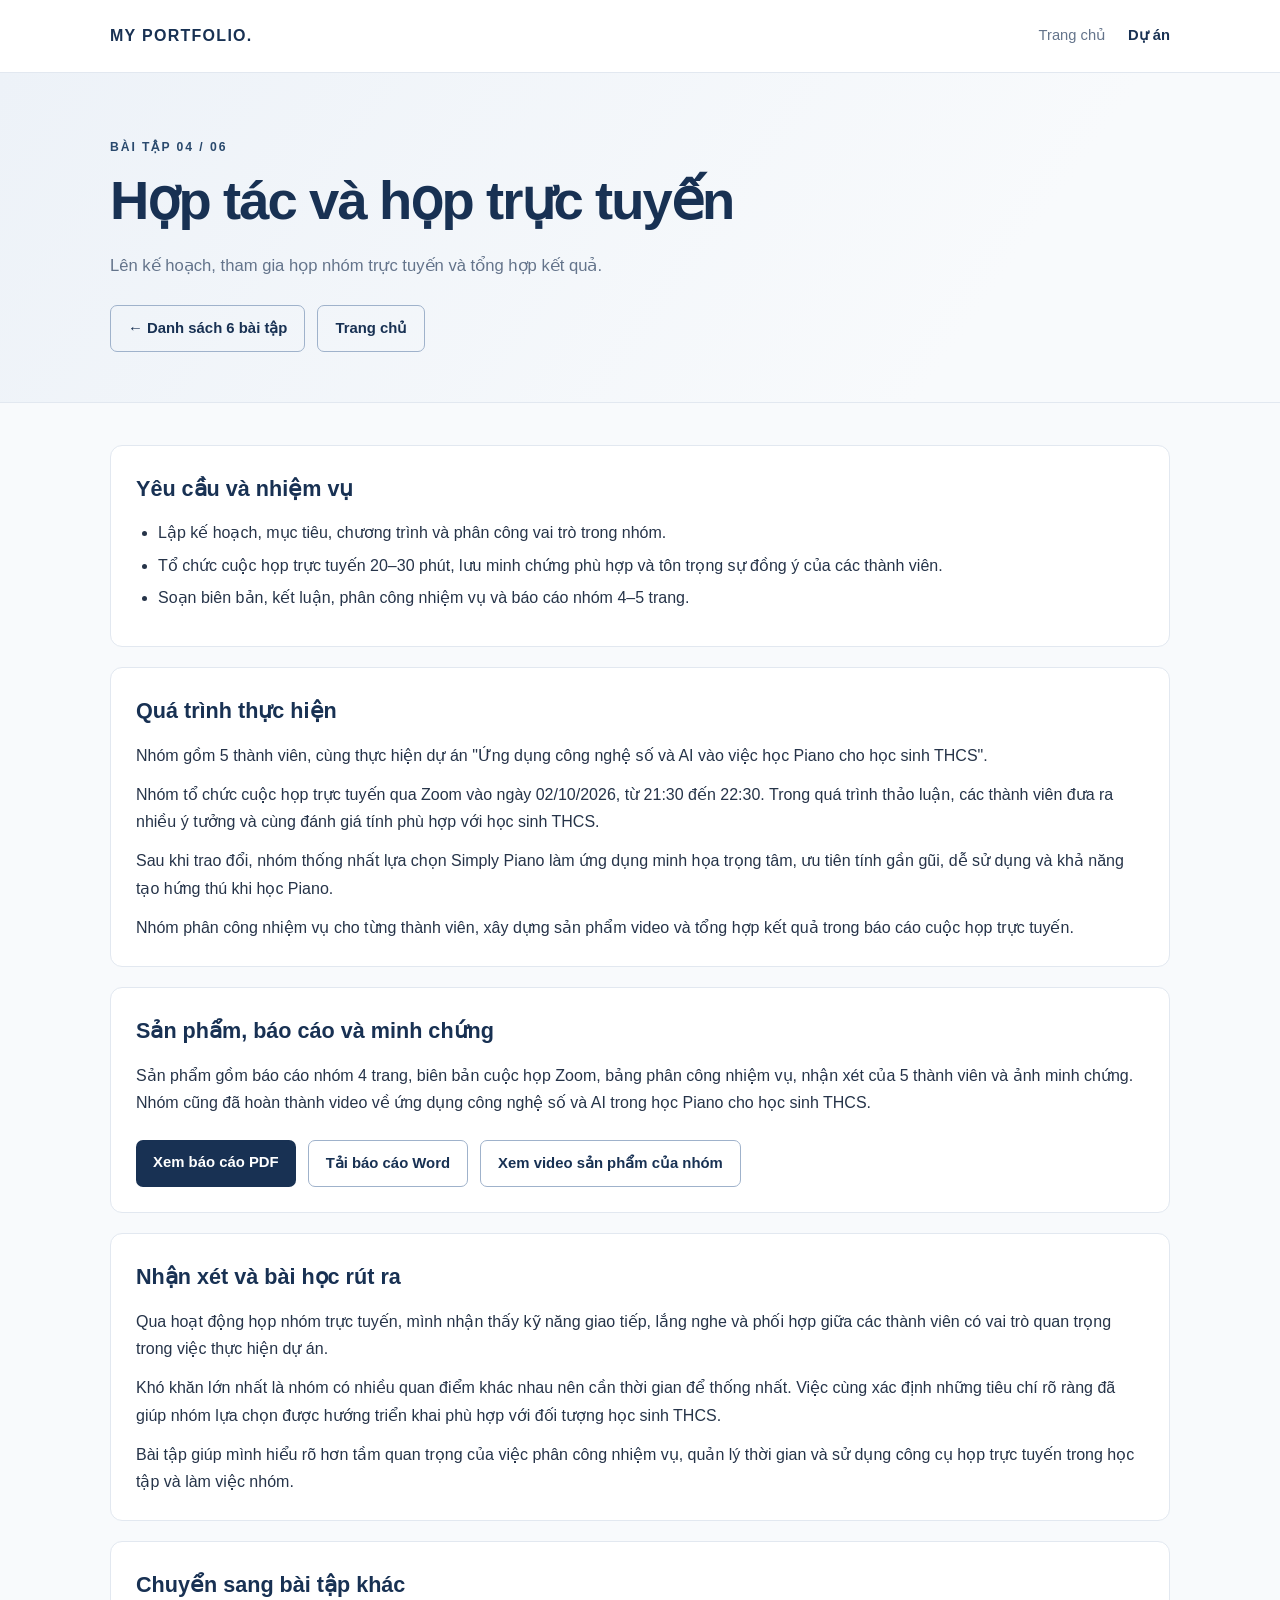
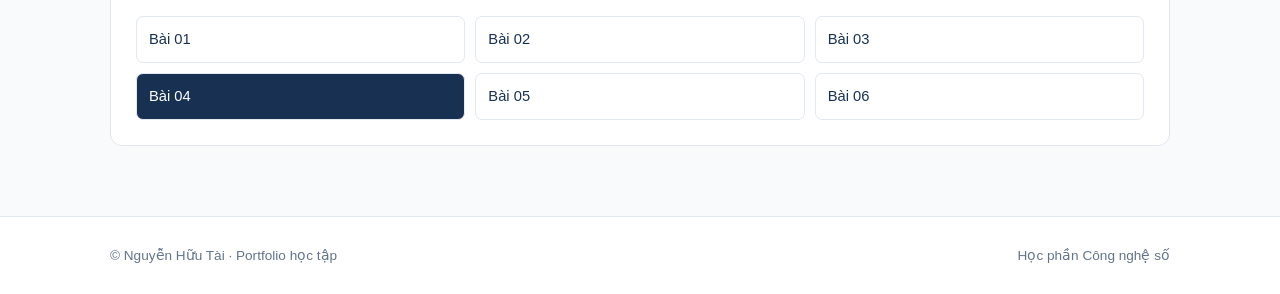
<file: bai-04.html>
<!DOCTYPE html>
<html lang="vi">
<head>
  <meta charset="UTF-8">
  <meta name="viewport" content="width=device-width, initial-scale=1">
  <meta name="description" content="Lên kế hoạch, tham gia họp nhóm trực tuyến và tổng hợp kết quả.">
  <title>Bài tập 04 | Nguyễn Hữu Tài</title>
  <link rel="stylesheet" href="du-an.css">
</head>
<body>
  <header class="site-header">
    <div class="wrap">
      <a class="brand" href="index.html">MY PORTFOLIO.</a>
      <nav class="nav" aria-label="Điều hướng chính">
        <a href="index.html">Trang chủ</a>
        <a href="du-an.html" aria-current="page">Dự án</a>
      </nav>
    </div>
  </header>
  <section class="hero">
    <div class="wrap">
      <p class="kicker">Bài tập 04 / 06</p>
      <h1>Hợp tác và họp trực tuyến</h1>
      <p class="lede">Lên kế hoạch, tham gia họp nhóm trực tuyến và tổng hợp kết quả.</p>
      <div class="actions"><a class="button outline" href="du-an.html">← Danh sách 6 bài tập</a><a class="button outline" href="index.html">Trang chủ</a></div>
    </div>
  </section>
  <main><div class="wrap">
    <div class="stack">
      <section class="panel">
        <h2>Yêu cầu và nhiệm vụ</h2>
        <ul>
          <li>Lập kế hoạch, mục tiêu, chương trình và phân công vai trò trong nhóm.</li>
          <li>Tổ chức cuộc họp trực tuyến 20–30 phút, lưu minh chứng phù hợp và tôn trọng sự đồng ý của các thành viên.</li>
          <li>Soạn biên bản, kết luận, phân công nhiệm vụ và báo cáo nhóm 4–5 trang.</li>
        </ul>
      </section>
      <section class="panel">
        <h2>Quá trình thực hiện</h2>
        
<p>
  Nhóm gồm 5 thành viên, cùng thực hiện dự án
  "Ứng dụng công nghệ số và AI vào việc học
  Piano cho học sinh THCS".
</p>

<p>
  Nhóm tổ chức cuộc họp trực tuyến qua Zoom
  vào ngày 02/10/2026, từ 21:30 đến 22:30.
  Trong quá trình thảo luận, các thành viên
  đưa ra nhiều ý tưởng và cùng đánh giá
  tính phù hợp với học sinh THCS.
</p>

<p>
  Sau khi trao đổi, nhóm thống nhất lựa chọn
  Simply Piano làm ứng dụng minh họa trọng tâm,
  ưu tiên tính gần gũi, dễ sử dụng và khả năng
  tạo hứng thú khi học Piano.
</p>

<p>
  Nhóm phân công nhiệm vụ cho từng thành viên,
  xây dựng sản phẩm video và tổng hợp kết quả
  trong báo cáo cuộc họp trực tuyến.
</p>

      </section>
      <section class="panel">
        <h2>Sản phẩm, báo cáo và minh chứng</h2>
       
<p>
  Sản phẩm gồm báo cáo nhóm 4 trang, biên bản
  cuộc họp Zoom, bảng phân công nhiệm vụ,
  nhận xét của 5 thành viên và ảnh minh chứng.
  Nhóm cũng đã hoàn thành video về ứng dụng
  công nghệ số và AI trong học Piano cho
  học sinh THCS.
</p>

<div class="actions">
  <a class="button"
     href="BaoCao_BaiTap04_Chot_Zoom.pdf"
     target="_blank"
     rel="noopener">
    Xem báo cáo PDF
  </a>

  <a class="button outline"
     href="BaoCao_BaiTap04_Chot_Zoom.docx"
     download>
    Tải báo cáo Word
  </a>

  <a class="button outline"
     href="https://www.youtube.com/watch?v=soBxVPMgqBw"
     target="_blank"
     rel="noopener">
    Xem video sản phẩm của nhóm
  </a>
</div>

      </section>
      <section class="panel">
        <h2>Nhận xét và bài học rút ra</h2>
        
<p>
  Qua hoạt động họp nhóm trực tuyến, mình
  nhận thấy kỹ năng giao tiếp, lắng nghe
  và phối hợp giữa các thành viên có vai trò
  quan trọng trong việc thực hiện dự án.
</p>

<p>
  Khó khăn lớn nhất là nhóm có nhiều quan điểm
  khác nhau nên cần thời gian để thống nhất.
  Việc cùng xác định những tiêu chí rõ ràng
  đã giúp nhóm lựa chọn được hướng triển khai
  phù hợp với đối tượng học sinh THCS.
</p>

<p>
  Bài tập giúp mình hiểu rõ hơn tầm quan trọng
  của việc phân công nhiệm vụ, quản lý thời gian
  và sử dụng công cụ họp trực tuyến trong
  học tập và làm việc nhóm.
</p>

      </section>
      <section class="panel">
        <h2>Chuyển sang bài tập khác</h2>
        <div class="links-grid">
        <a href="bai-01.html">Bài 01</a>
        <a href="bai-02.html">Bài 02</a>
        <a href="bai-03.html">Bài 03</a>
        <a href="bai-04.html" class="current" aria-current="page">Bài 04</a>
        <a href="bai-05.html">Bài 05</a>
        <a href="bai-06.html">Bài 06</a>
        </div>
      </section>
    </div>
  </div></main>
  <footer class="footer"><div class="wrap"><span>© Nguyễn Hữu Tài · Portfolio học tập</span><span>Học phần Công nghệ số</span></div></footer>
</body>
</html>
</file>
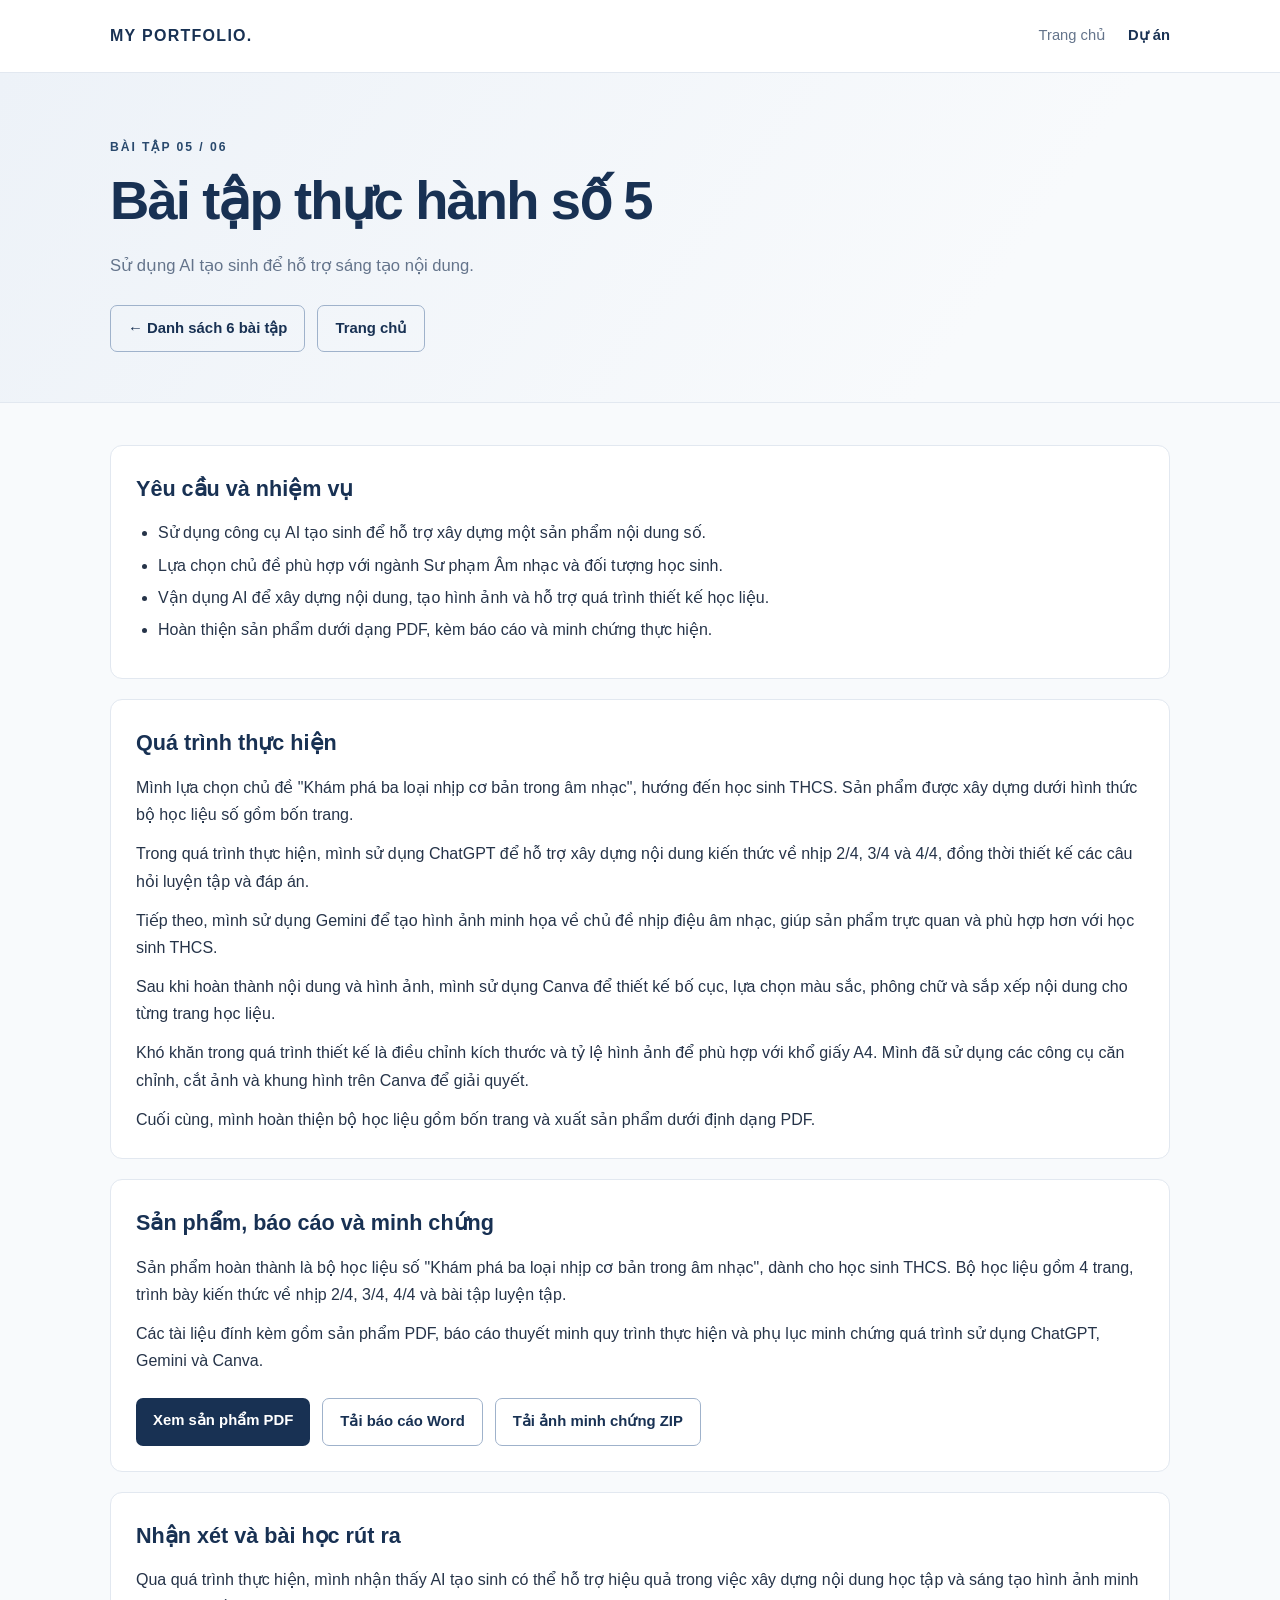
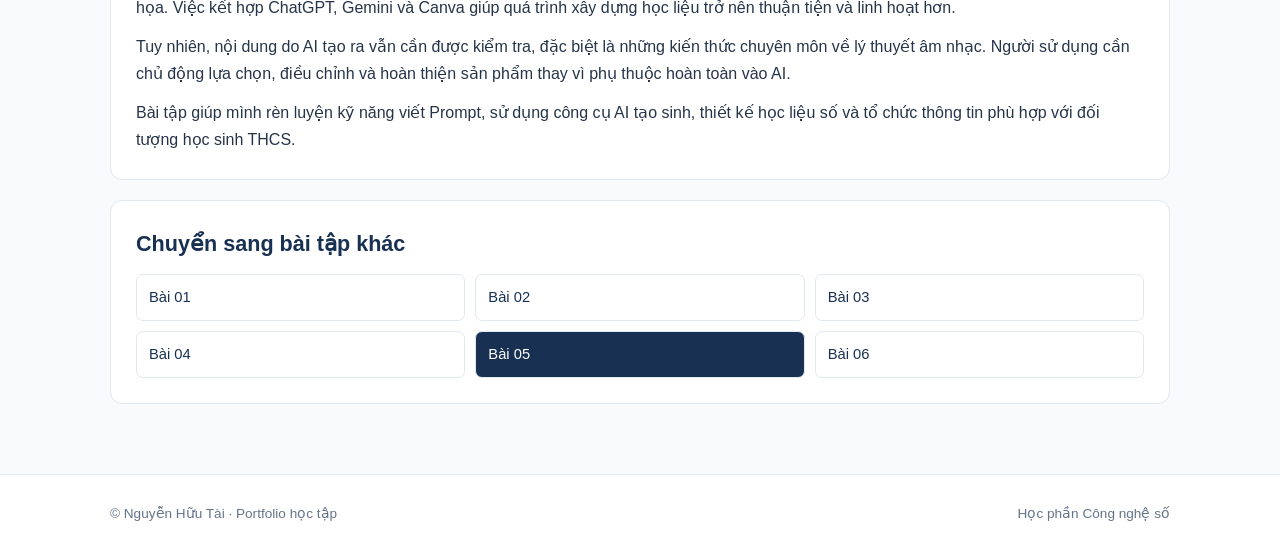
<file: bai-05.html>
<!DOCTYPE html>
<html lang="vi">
<head>
  <meta charset="UTF-8">
  <meta name="viewport" content="width=device-width, initial-scale=1">
  <meta name="description" content="Nội dung sẽ bổ sung sau khi đối chiếu yêu cầu cụ thể của giảng viên.">
  <title>Bài tập 05 | Nguyễn Hữu Tài</title>
  <link rel="stylesheet" href="du-an.css">
</head>
<body>
  <header class="site-header">
    <div class="wrap">
      <a class="brand" href="index.html">MY PORTFOLIO.</a>
      <nav class="nav" aria-label="Điều hướng chính">
        <a href="index.html">Trang chủ</a>
        <a href="du-an.html" aria-current="page">Dự án</a>
      </nav>
    </div>
  </header>
  <section class="hero">
    <div class="wrap">
      <p class="kicker">Bài tập 05 / 06</p>
      <h1>Bài tập thực hành số 5</h1>
      <p class="lede">Sử dụng AI tạo sinh để hỗ trợ sáng tạo nội dung.</p>
      <div class="actions"><a class="button outline" href="du-an.html">← Danh sách 6 bài tập</a><a class="button outline" href="index.html">Trang chủ</a></div>
    </div>
  </section>
  <main><div class="wrap">
    <div class="stack">
      <section class="panel">
  <h2>Yêu cầu và nhiệm vụ</h2>

  <ul>
    <li>
      Sử dụng công cụ AI tạo sinh để hỗ trợ
      xây dựng một sản phẩm nội dung số.
    </li>
    <li>
      Lựa chọn chủ đề phù hợp với ngành
      Sư phạm Âm nhạc và đối tượng học sinh.
    </li>
    <li>
      Vận dụng AI để xây dựng nội dung,
      tạo hình ảnh và hỗ trợ quá trình
      thiết kế học liệu.
    </li>
    <li>
      Hoàn thiện sản phẩm dưới dạng PDF,
      kèm báo cáo và minh chứng thực hiện.
    </li>
  </ul>
</section>

      <section class="panel">
  <h2>Quá trình thực hiện</h2>

  <p>
    Mình lựa chọn chủ đề
    "Khám phá ba loại nhịp cơ bản trong âm nhạc",
    hướng đến học sinh THCS.
    Sản phẩm được xây dựng dưới hình thức
    bộ học liệu số gồm bốn trang.
  </p>

  <p>
    Trong quá trình thực hiện, mình sử dụng
    ChatGPT để hỗ trợ xây dựng nội dung kiến thức
    về nhịp 2/4, 3/4 và 4/4, đồng thời thiết kế
    các câu hỏi luyện tập và đáp án.
  </p>

  <p>
    Tiếp theo, mình sử dụng Gemini để tạo
    hình ảnh minh họa về chủ đề nhịp điệu
    âm nhạc, giúp sản phẩm trực quan và
    phù hợp hơn với học sinh THCS.
  </p>

  <p>
    Sau khi hoàn thành nội dung và hình ảnh,
    mình sử dụng Canva để thiết kế bố cục,
    lựa chọn màu sắc, phông chữ và sắp xếp
    nội dung cho từng trang học liệu.
  </p>

  <p>
    Khó khăn trong quá trình thiết kế là
    điều chỉnh kích thước và tỷ lệ hình ảnh
    để phù hợp với khổ giấy A4.
    Mình đã sử dụng các công cụ căn chỉnh,
    cắt ảnh và khung hình trên Canva
    để giải quyết.
  </p>

  <p>
    Cuối cùng, mình hoàn thiện bộ học liệu
    gồm bốn trang và xuất sản phẩm
    dưới định dạng PDF.
  </p>
</section>
      
<section class="panel">
  <h2>Sản phẩm, báo cáo và minh chứng</h2>

  <p>
    Sản phẩm hoàn thành là bộ học liệu số
    "Khám phá ba loại nhịp cơ bản trong âm nhạc",
    dành cho học sinh THCS.
    Bộ học liệu gồm 4 trang, trình bày kiến thức
    về nhịp 2/4, 3/4, 4/4 và bài tập luyện tập.
  </p>

  <p>
    Các tài liệu đính kèm gồm sản phẩm PDF,
    báo cáo thuyết minh quy trình thực hiện
    và phụ lục minh chứng quá trình sử dụng
    ChatGPT, Gemini và Canva.
  </p>

  
<div class="actions">

  <a class="button"
     href="SanPham_BaiTap05_HocLieuNhipDieu.pdf.pdf"
     target="_blank"
     rel="noopener">
    Xem sản phẩm PDF
  </a>

  <a class="button outline"
     href="BaiTap05_ThuyetMinh_Word_MoLai.docx"
     download>
    Tải báo cáo Word
  </a>

  <a class="button outline"
     href="MinhChung_BaiTap05.zip"
     download>
    Tải ảnh minh chứng ZIP
  </a>

</div>

</section>

      <section class="panel">
  <h2>Nhận xét và bài học rút ra</h2>

  <p>
    Qua quá trình thực hiện, mình nhận thấy
    AI tạo sinh có thể hỗ trợ hiệu quả
    trong việc xây dựng nội dung học tập
    và sáng tạo hình ảnh minh họa.
    Việc kết hợp ChatGPT, Gemini và Canva
    giúp quá trình xây dựng học liệu
    trở nên thuận tiện và linh hoạt hơn.
  </p>

  <p>
    Tuy nhiên, nội dung do AI tạo ra vẫn cần
    được kiểm tra, đặc biệt là những kiến thức
    chuyên môn về lý thuyết âm nhạc.
    Người sử dụng cần chủ động lựa chọn,
    điều chỉnh và hoàn thiện sản phẩm
    thay vì phụ thuộc hoàn toàn vào AI.
  </p>

  <p>
    Bài tập giúp mình rèn luyện kỹ năng
    viết Prompt, sử dụng công cụ AI tạo sinh,
    thiết kế học liệu số và tổ chức thông tin
    phù hợp với đối tượng học sinh THCS.
  </p>
</section>
      <section class="panel">
        <h2>Chuyển sang bài tập khác</h2>
        <div class="links-grid">
        <a href="bai-01.html">Bài 01</a>
        <a href="bai-02.html">Bài 02</a>
        <a href="bai-03.html">Bài 03</a>
        <a href="bai-04.html">Bài 04</a>
        <a href="bai-05.html" class="current" aria-current="page">Bài 05</a>
        <a href="bai-06.html">Bài 06</a>
        </div>
      </section>
    </div>
  </div></main>
  <footer class="footer"><div class="wrap"><span>© Nguyễn Hữu Tài · Portfolio học tập</span><span>Học phần Công nghệ số</span></div></footer>
</body>
</html>
</file>
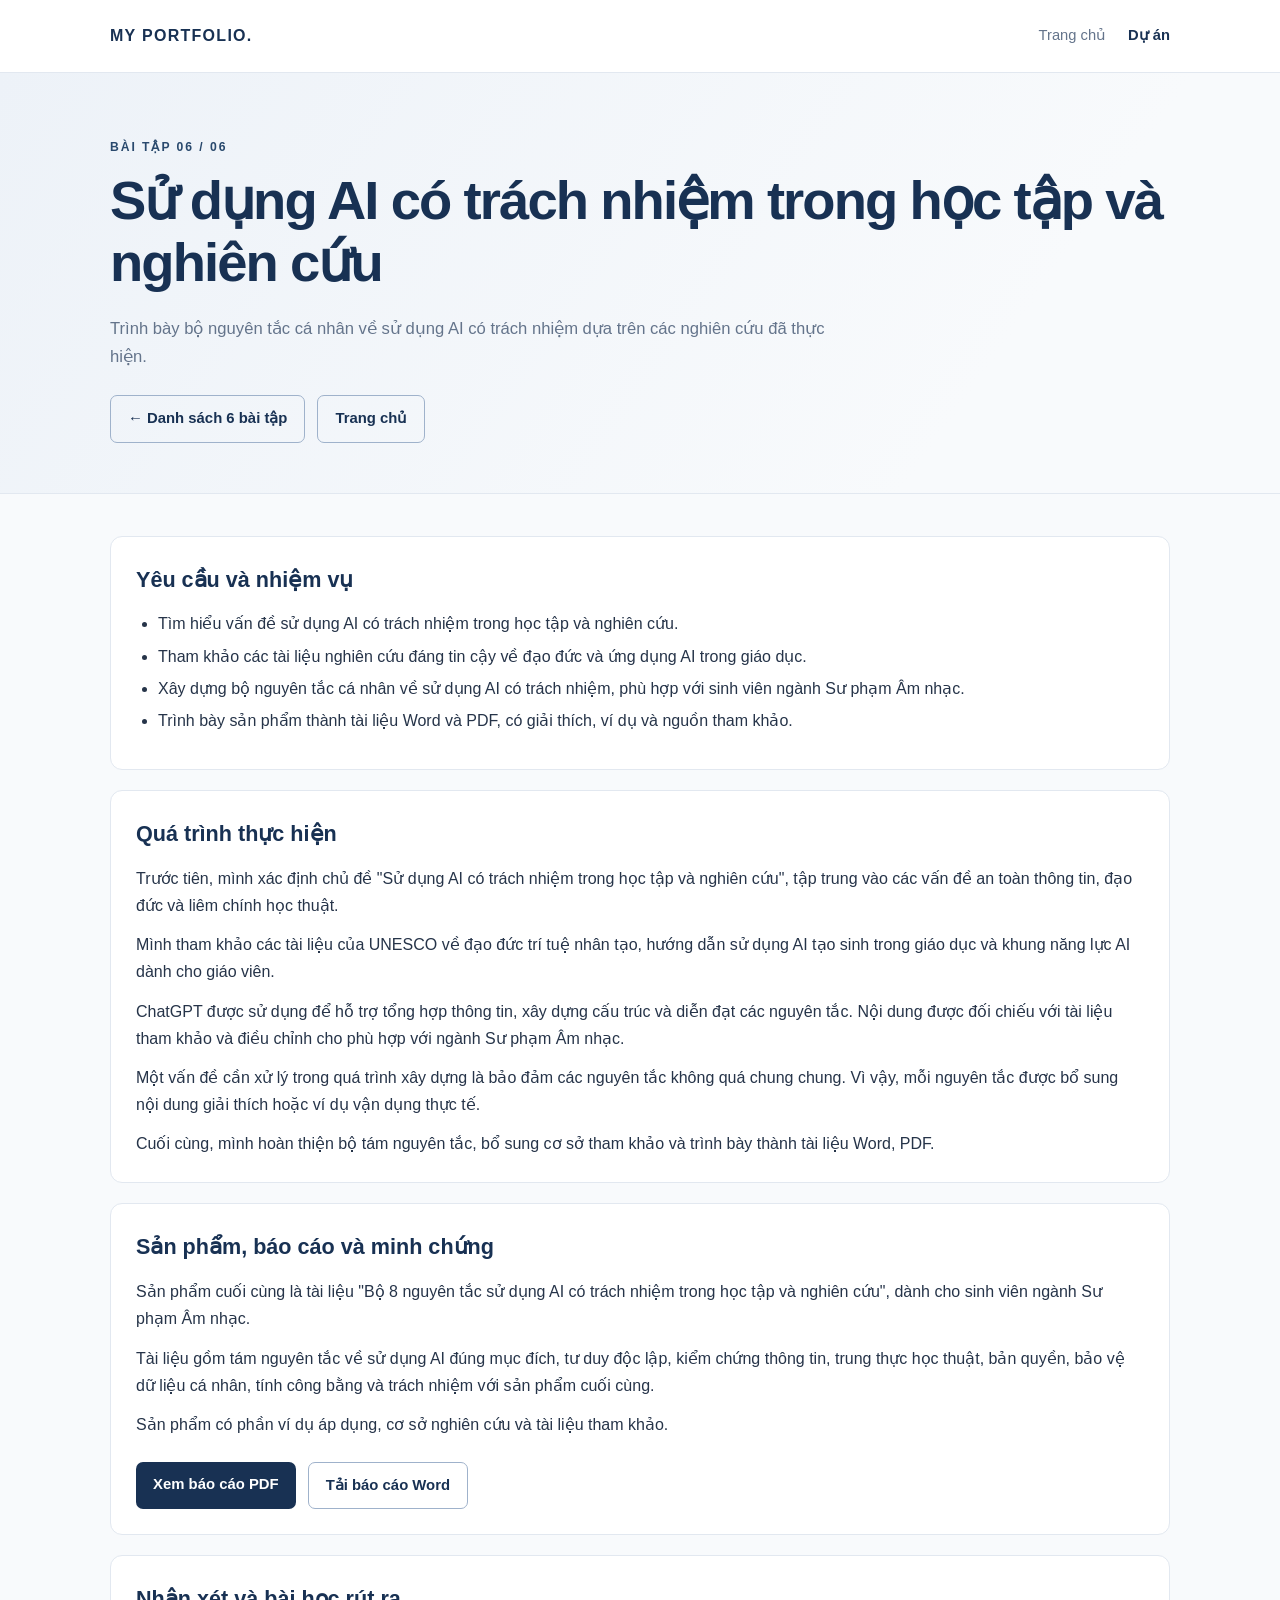
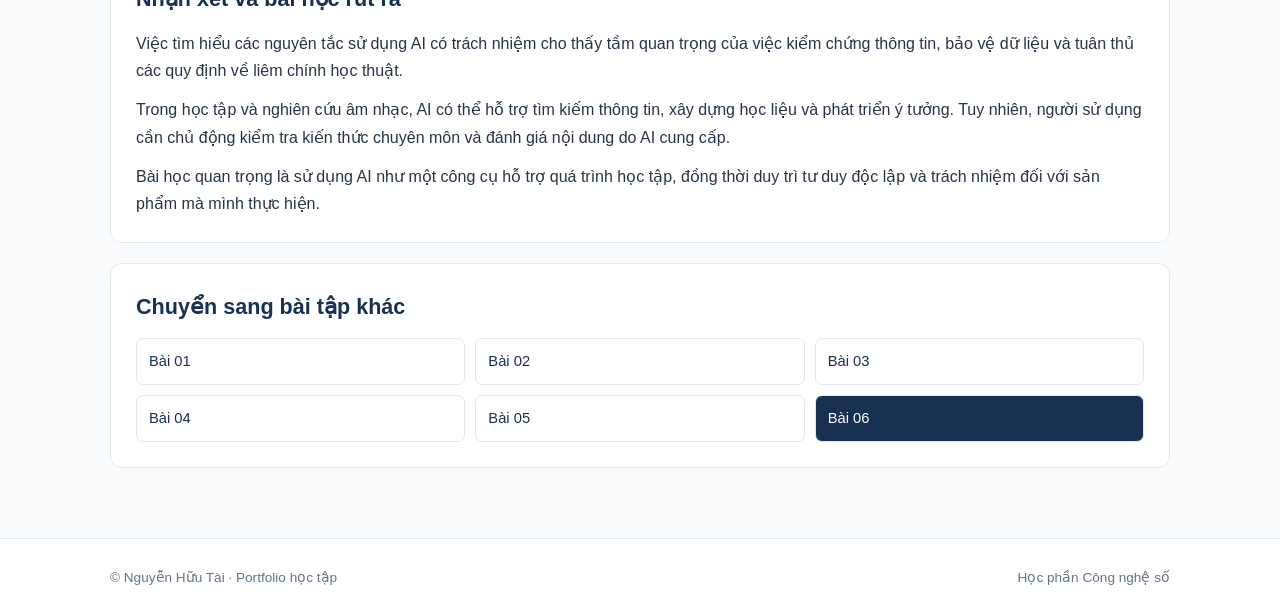
<file: bai-06.html>
<!DOCTYPE html>
<html lang="vi">
<head>
  <meta charset="UTF-8">
  <meta name="viewport" content="width=device-width, initial-scale=1">
  <meta name="description" content="Nội dung sẽ bổ sung sau khi đối chiếu yêu cầu cụ thể của giảng viên.">
  <title>Bài tập 06 | Nguyễn Hữu Tài</title>
  <link rel="stylesheet" href="du-an.css">
</head>
<body>
  <header class="site-header">
    <div class="wrap">
      <a class="brand" href="index.html">MY PORTFOLIO.</a>
      <nav class="nav" aria-label="Điều hướng chính">
        <a href="index.html">Trang chủ</a>
        <a href="du-an.html" aria-current="page">Dự án</a>
      </nav>
    </div>
  </header>
  <section class="hero">
    <div class="wrap">
      <p class="kicker">Bài tập 06 / 06</p>
      <h1>Sử dụng AI có trách nhiệm trong học tập và nghiên cứu</h1>
      <p class="lede">Trình bày bộ nguyên tắc cá nhân về sử dụng AI có trách nhiệm dựa trên các nghiên cứu đã thực hiện.</p>
      <div class="actions"><a class="button outline" href="du-an.html">← Danh sách 6 bài tập</a><a class="button outline" href="index.html">Trang chủ</a></div>
    </div>
  </section>
  <main><div class="wrap">
    <div class="stack">
      <section class="panel">
  <h2>Yêu cầu và nhiệm vụ</h2>

  <ul>
    <li>
      Tìm hiểu vấn đề sử dụng AI có trách nhiệm
      trong học tập và nghiên cứu.
    </li>
    <li>
      Tham khảo các tài liệu nghiên cứu đáng tin cậy
      về đạo đức và ứng dụng AI trong giáo dục.
    </li>
    <li>
      Xây dựng bộ nguyên tắc cá nhân về sử dụng AI
      có trách nhiệm, phù hợp với sinh viên
      ngành Sư phạm Âm nhạc.
    </li>
    <li>
      Trình bày sản phẩm thành tài liệu Word và PDF,
      có giải thích, ví dụ và nguồn tham khảo.
    </li>
  </ul>
</section>
      <section class="panel">
  <h2>Quá trình thực hiện</h2>

  <p>
    Trước tiên, mình xác định chủ đề
    "Sử dụng AI có trách nhiệm trong học tập
    và nghiên cứu", tập trung vào các vấn đề
    an toàn thông tin, đạo đức và liêm chính học thuật.
  </p>

  <p>
    Mình tham khảo các tài liệu của UNESCO
    về đạo đức trí tuệ nhân tạo, hướng dẫn
    sử dụng AI tạo sinh trong giáo dục
    và khung năng lực AI dành cho giáo viên.
  </p>

  <p>
    ChatGPT được sử dụng để hỗ trợ tổng hợp
    thông tin, xây dựng cấu trúc và diễn đạt
    các nguyên tắc. Nội dung được đối chiếu
    với tài liệu tham khảo và điều chỉnh
    cho phù hợp với ngành Sư phạm Âm nhạc.
  </p>

  <p>
    Một vấn đề cần xử lý trong quá trình
    xây dựng là bảo đảm các nguyên tắc
    không quá chung chung. Vì vậy,
    mỗi nguyên tắc được bổ sung nội dung
    giải thích hoặc ví dụ vận dụng thực tế.
  </p>

  <p>
    Cuối cùng, mình hoàn thiện bộ tám nguyên tắc,
    bổ sung cơ sở tham khảo và trình bày
    thành tài liệu Word, PDF.
  </p>
</section>
      <section class="panel">
  <h2>Sản phẩm, báo cáo và minh chứng</h2>

  <p>
    Sản phẩm cuối cùng là tài liệu
    "Bộ 8 nguyên tắc sử dụng AI có trách nhiệm
    trong học tập và nghiên cứu",
    dành cho sinh viên ngành Sư phạm Âm nhạc.
  </p>

  <p>
    Tài liệu gồm tám nguyên tắc về sử dụng AI
    đúng mục đích, tư duy độc lập, kiểm chứng
    thông tin, trung thực học thuật, bản quyền,
    bảo vệ dữ liệu cá nhân, tính công bằng
    và trách nhiệm với sản phẩm cuối cùng.
  </p>

  <p>
    Sản phẩm có phần ví dụ áp dụng,
    cơ sở nghiên cứu và tài liệu tham khảo.
  </p>

  <div class="actions">
    <a class="button"
       href="Bai06_TaiLai.pdf"
       target="_blank"
       rel="noopener">
      Xem báo cáo PDF
    </a>

    <a class="button outline"
       href="Bai06_TaiLai.docx"
       download>
      Tải báo cáo Word
    </a>
  </div>
</section>
     <section class="panel">
  <h2>Nhận xét và bài học rút ra</h2>

  <p>
    Việc tìm hiểu các nguyên tắc sử dụng AI
    có trách nhiệm cho thấy tầm quan trọng
    của việc kiểm chứng thông tin, bảo vệ dữ liệu
    và tuân thủ các quy định về liêm chính học thuật.
  </p>

  <p>
    Trong học tập và nghiên cứu âm nhạc,
    AI có thể hỗ trợ tìm kiếm thông tin,
    xây dựng học liệu và phát triển ý tưởng.
    Tuy nhiên, người sử dụng cần chủ động
    kiểm tra kiến thức chuyên môn
    và đánh giá nội dung do AI cung cấp.
  </p>

  <p>
    Bài học quan trọng là sử dụng AI
    như một công cụ hỗ trợ quá trình học tập,
    đồng thời duy trì tư duy độc lập
    và trách nhiệm đối với sản phẩm
    mà mình thực hiện.
  </p>
</section>
      <section class="panel">
        <h2>Chuyển sang bài tập khác</h2>
        <div class="links-grid">
        <a href="bai-01.html">Bài 01</a>
        <a href="bai-02.html">Bài 02</a>
        <a href="bai-03.html">Bài 03</a>
        <a href="bai-04.html">Bài 04</a>
        <a href="bai-05.html">Bài 05</a>
        <a href="bai-06.html" class="current" aria-current="page">Bài 06</a>
        </div>
      </section>
    </div>
  </div></main>
  <footer class="footer"><div class="wrap"><span>© Nguyễn Hữu Tài · Portfolio học tập</span><span>Học phần Công nghệ số</span></div></footer>
</body>
</html>
</file>
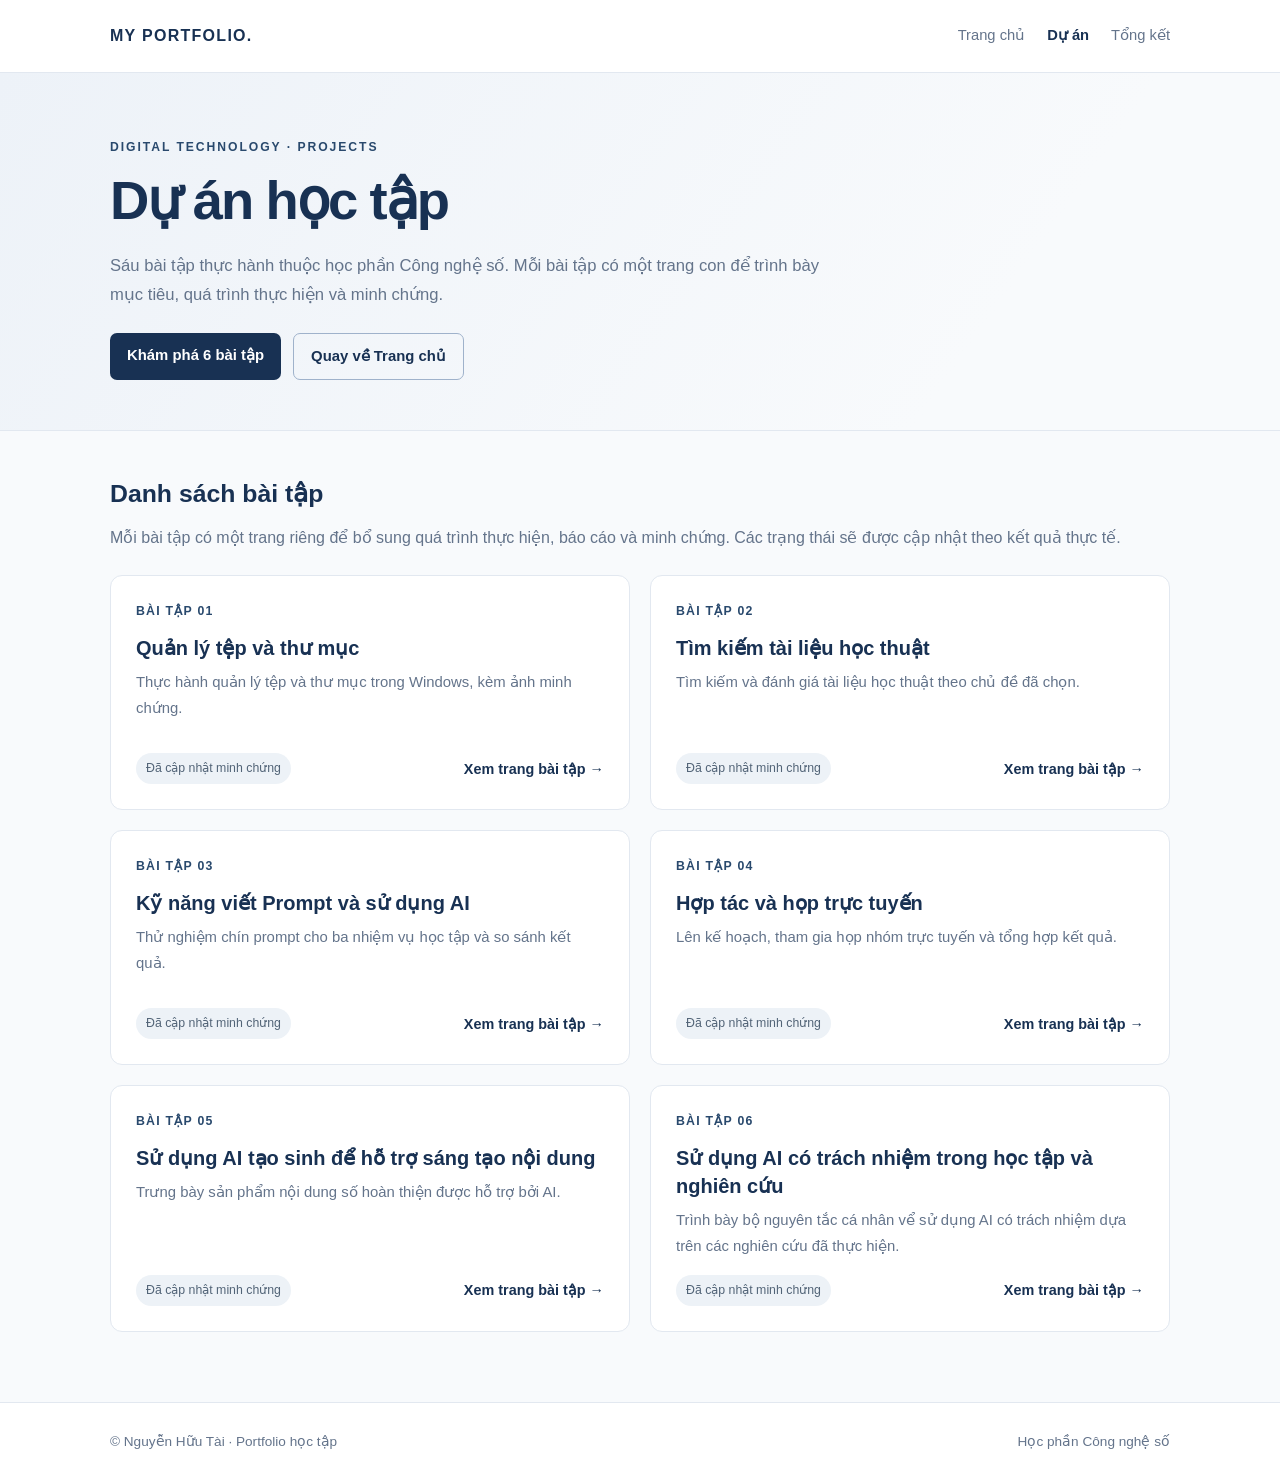
<file: du-an.html>
<!DOCTYPE html>
<html lang="vi">
<head>
  <meta charset="UTF-8">
  <meta name="viewport" content="width=device-width, initial-scale=1">
  <meta name="description" content="Sáu bài tập thực hành thuộc học phần Công nghệ số. Mỗi bài tập có một trang con để trình bày mục tiêu, quá trình thực hiện và minh chứng.">
  <title>Dự án | Nguyễn Hữu Tài</title>
  <link rel="stylesheet" href="du-an.css">
</head>
<body>
  <header class="site-header">
    <div class="wrap">
      <a class="brand" href="index.html">MY PORTFOLIO.</a>
      <nav class="nav" aria-label="Điều hướng chính">
        <a href="index.html">Trang chủ</a>
        <a href="du-an.html" aria-current="page">Dự án</a>
        <a href="tong-ket.html">Tổng kết</a>
      </nav>
    </div>
  </header>
  <section class="hero">
    <div class="wrap">
      <p class="kicker">Digital technology · Projects</p>
      <h1>Dự án học tập</h1>
      <p class="lede">Sáu bài tập thực hành thuộc học phần Công nghệ số. Mỗi bài tập có một trang con để trình bày mục tiêu, quá trình thực hiện và minh chứng.</p>
      <div class="actions"><a class="button" href="#list-title">Khám phá 6 bài tập</a><a class="button outline" href="index.html">Quay về Trang chủ</a></div>
    </div>
  </section>
  <main><div class="wrap">
    <section aria-labelledby="list-title">
      <h2 class="section-heading" id="list-title">Danh sách bài tập</h2>
      <p class="section-intro">Mỗi bài tập có một trang riêng để bổ sung quá trình thực hiện, báo cáo và minh chứng. Các trạng thái sẽ được cập nhật theo kết quả thực tế.</p>
      <div class="grid">
      <article class="card">
        <span class="num">BÀI TẬP 01</span>
        <h2>Quản lý tệp và thư mục</h2>
        <p>Thực hành quản lý tệp và thư mục trong Windows, kèm ảnh minh chứng.</p>
        <div class="bottom"><span class="status">Đã cập nhật minh chứng</span><a class="go" href="bai-01.html">Xem trang bài tập →</a></div>
      </article>
      <article class="card">
        <span class="num">BÀI TẬP 02</span>
        <h2>Tìm kiếm tài liệu học thuật</h2>
        <p>Tìm kiếm và đánh giá tài liệu học thuật theo chủ đề đã chọn.</p>
        <div class="bottom"><span class="status">Đã cập nhật minh chứng</span><a class="go" href="bai-02.html">Xem trang bài tập →</a></div>
      </article>
      <article class="card">
        <span class="num">BÀI TẬP 03</span>
        <h2>Kỹ năng viết Prompt và sử dụng AI</h2>
        <p>Thử nghiệm chín prompt cho ba nhiệm vụ học tập và so sánh kết quả.</p>
        <div class="bottom"><span class="status">Đã cập nhật minh chứng</span><a class="go" href="bai-03.html">Xem trang bài tập →</a></div>
      </article>
      <article class="card">
        <span class="num">BÀI TẬP 04</span>
        <h2>Hợp tác và họp trực tuyến</h2>
        <p>Lên kế hoạch, tham gia họp nhóm trực tuyến và tổng hợp kết quả.</p>
        <div class="bottom"><span class="status">Đã cập nhật minh chứng</span><a class="go" href="bai-04.html">Xem trang bài tập →</a></div>
      </article>
      <article class="card">
        <span class="num">BÀI TẬP 05</span>
        <h2>Sử dụng AI tạo sinh để hỗ trợ sáng tạo nội dung</h2>
        <p>Trưng bày sản phẩm nội dung số hoàn thiện được hỗ trợ bởi AI.</p>
        <div class="bottom"><span class="status">Đã cập nhật minh chứng</span><a class="go" href="bai-05.html">Xem trang bài tập →</a></div>
      </article>
      <article class="card">
        <span class="num">BÀI TẬP 06</span>
        <h2>Sử dụng AI có trách nhiệm trong học tập và nghiên cứu</h2>
        <p>Trình bày bộ nguyên tắc cá nhân vể sử dụng AI có trách nhiệm dựa trên các nghiên cứu đã thực hiện.</p>
        <div class="bottom"><span class="status">Đã cập nhật minh chứng</span><a class="go" href="bai-06.html">Xem trang bài tập →</a></div>
      </article>
      </div>
      
    </section>
  </div></main>
  <footer class="footer"><div class="wrap"><span>© Nguyễn Hữu Tài · Portfolio học tập</span><span>Học phần Công nghệ số</span></div></footer>
</body>
</html>
</file>
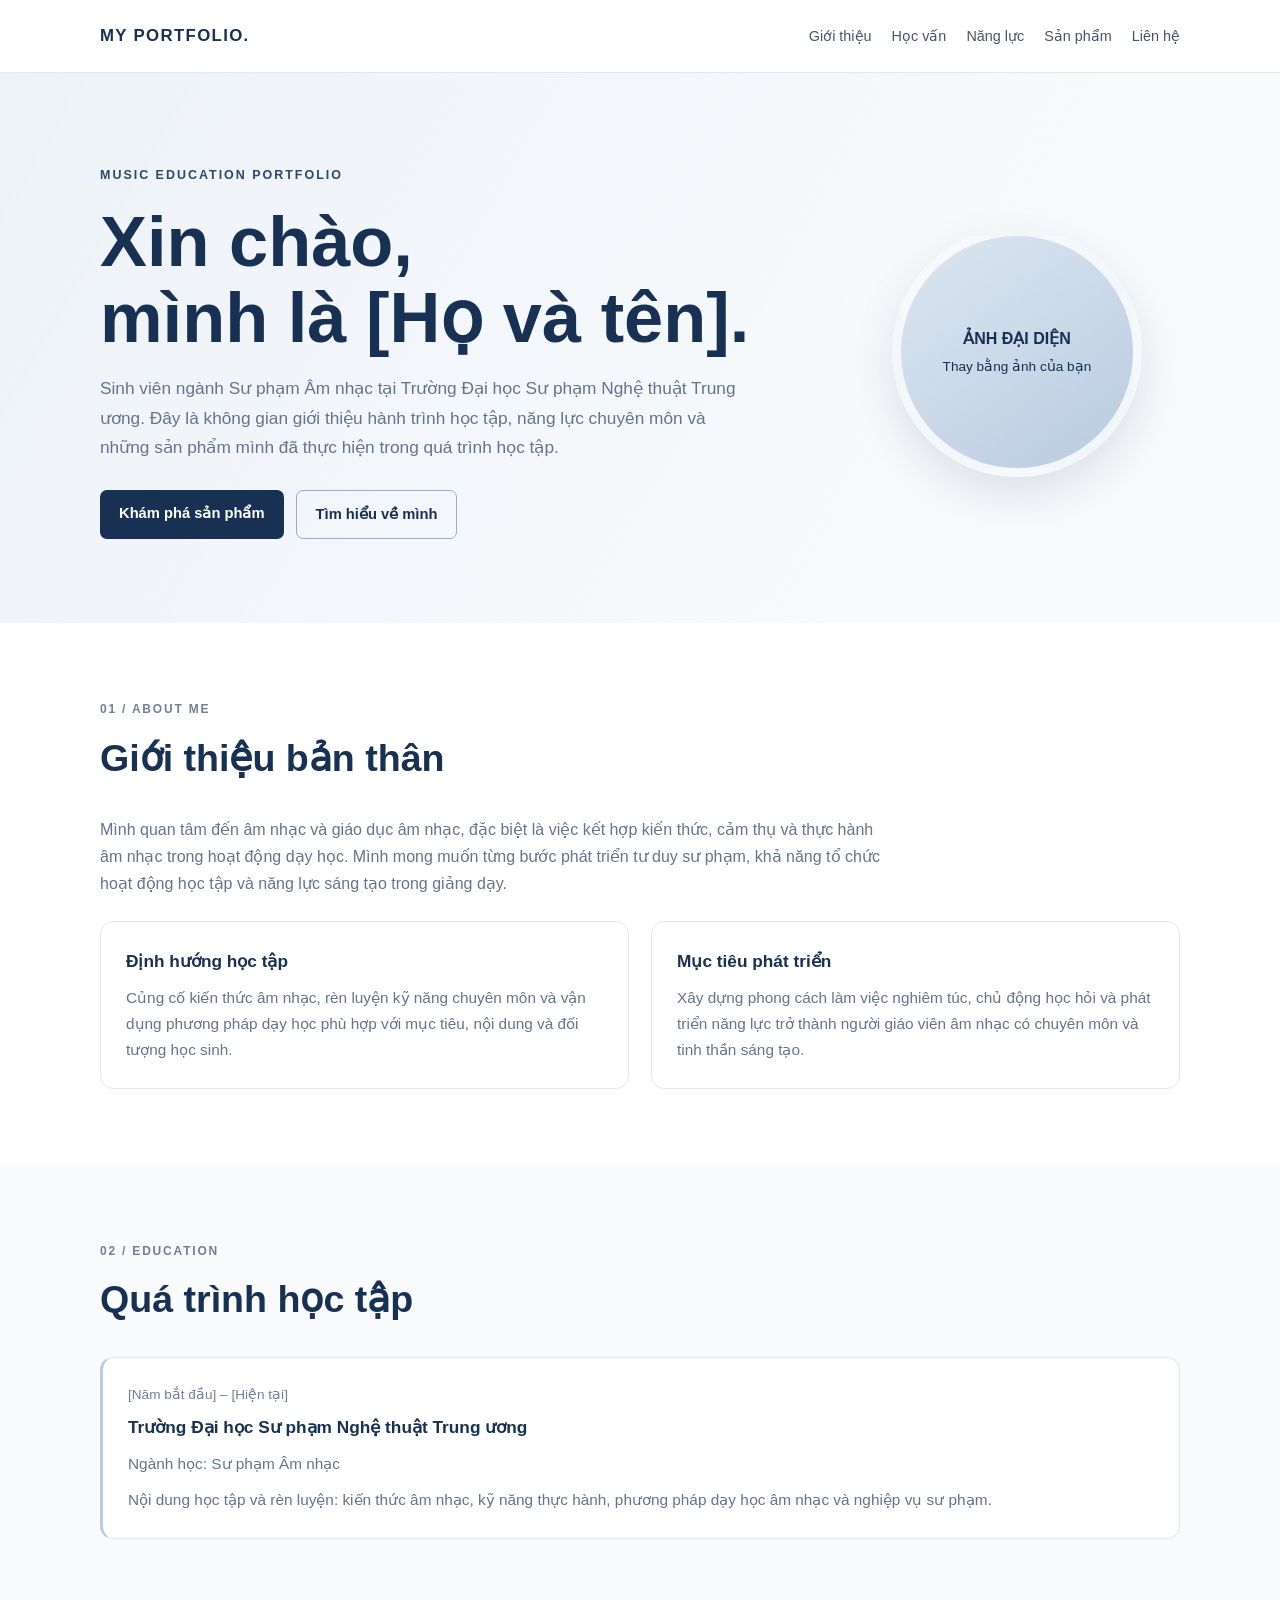
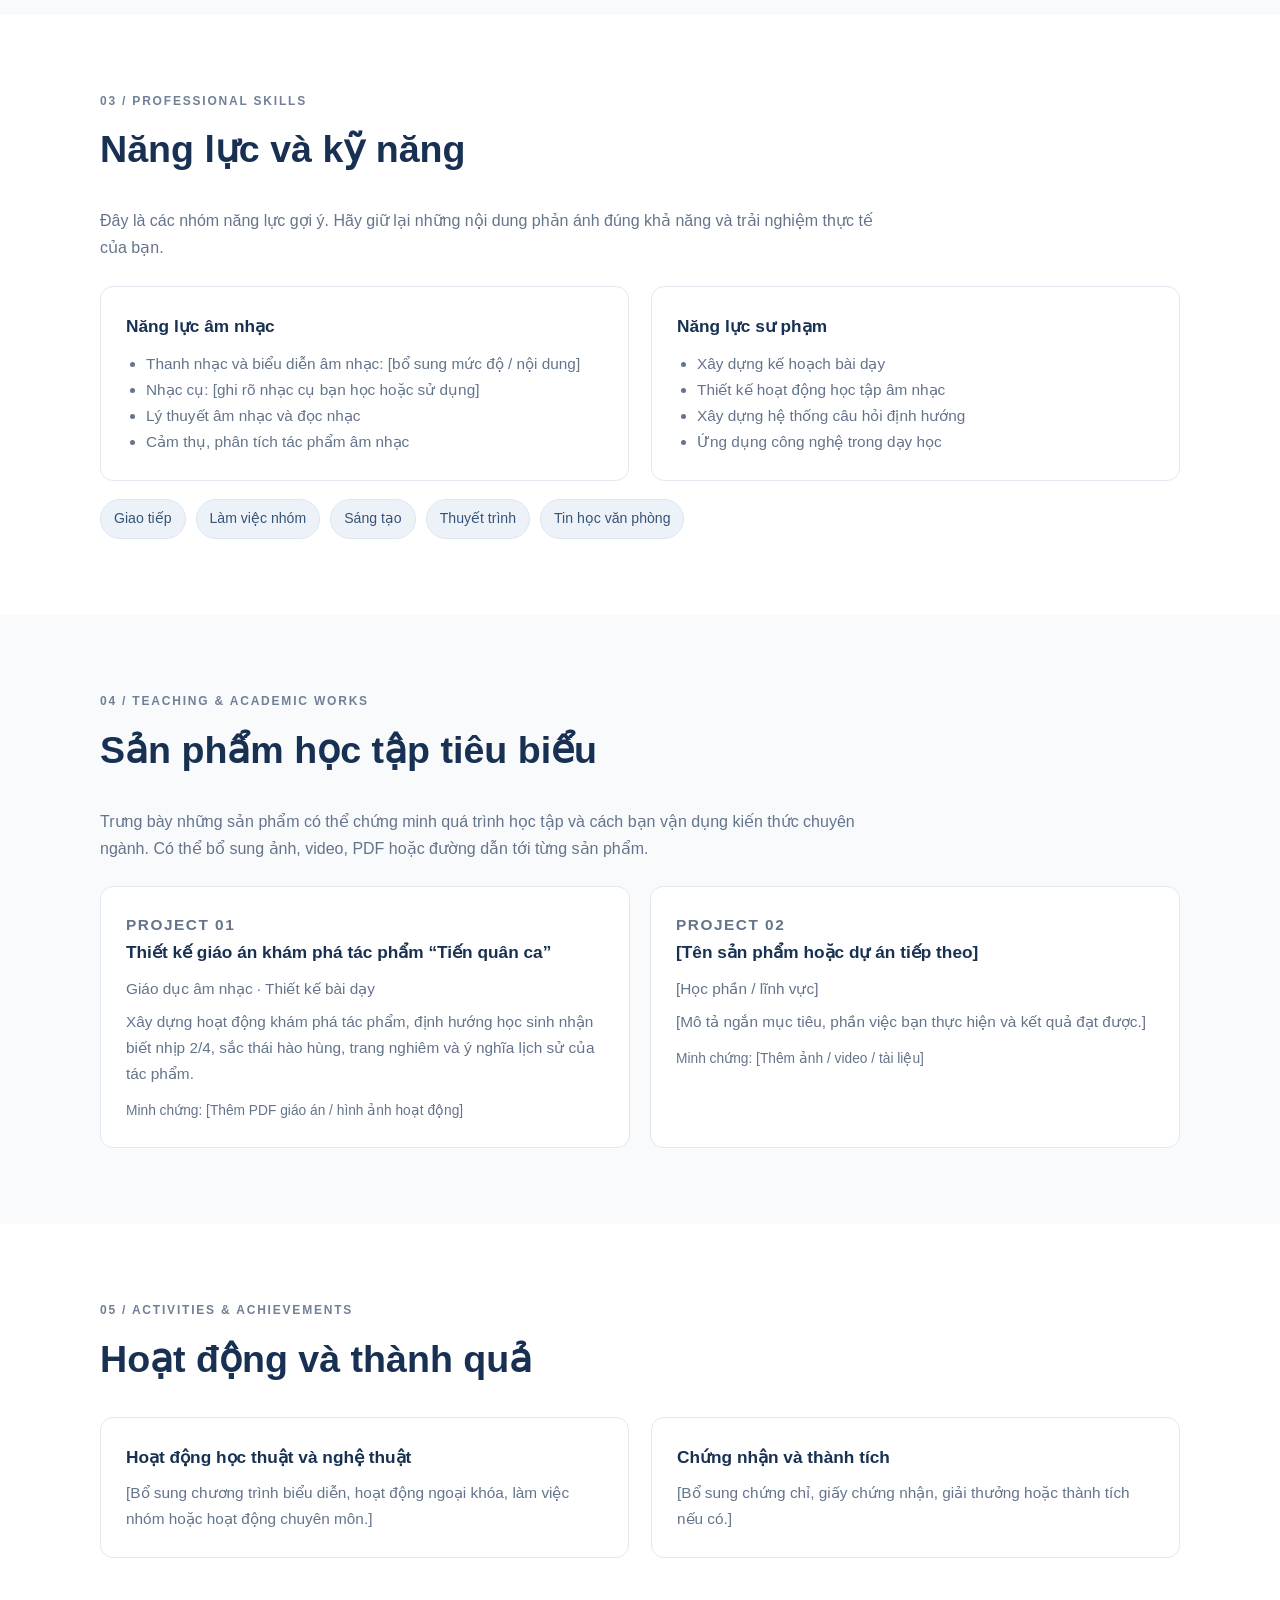
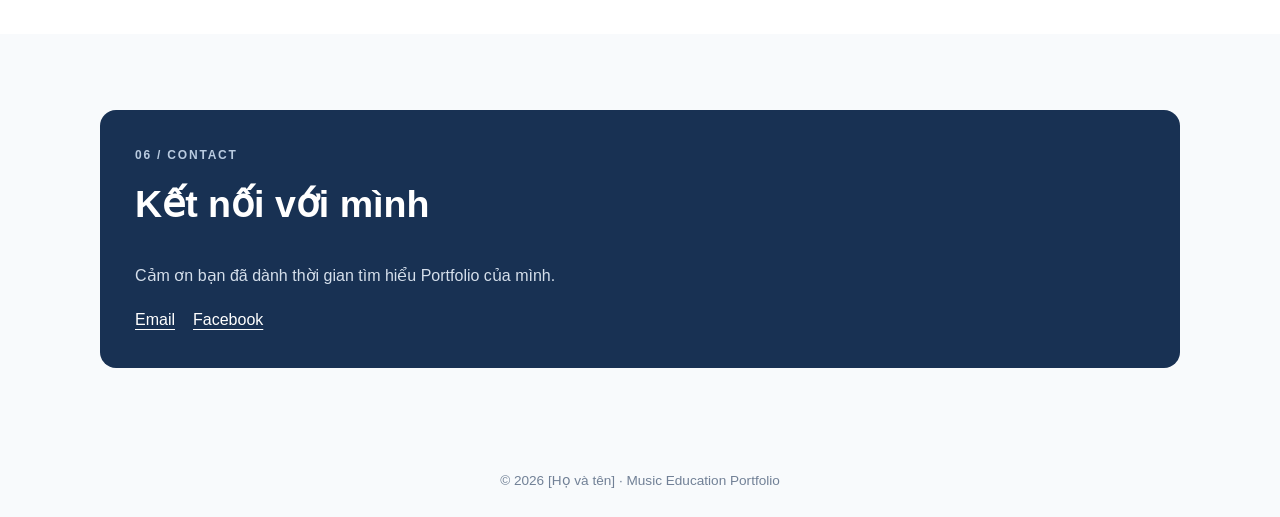
<file: index.html.html>
<!DOCTYPE html>
<html lang="vi">
<head>
  <meta charset="UTF-8">
  <meta name="viewport" content="width=device-width, initial-scale=1.0">
  <meta name="description" content="Portfolio học tập và năng lực chuyên môn ngành Sư phạm Âm nhạc.">
  <title>Portfolio | [Họ và tên]</title>
  <style>
    :root {
      --navy: #183153;
      --navy-2: #29496d;
      --ink: #263449;
      --muted: #64748b;
      --paper: #ffffff;
      --soft: #f1f5f9;
      --line: #e2e8f0;
      --accent: #b9cbe0;
    }
    * { box-sizing: border-box; margin: 0; padding: 0; }
    html { scroll-behavior: smooth; }
    body {
      font-family: Arial, Helvetica, sans-serif;
      color: var(--ink);
      background: #f8fafc;
      line-height: 1.7;
    }
    a { color: inherit; }
    .container { width: min(1080px, 88%); margin: 0 auto; }
    .site-header {
      position: sticky; top: 0; z-index: 10;
      background: rgba(255,255,255,.96);
      border-bottom: 1px solid var(--line);
      backdrop-filter: blur(10px);
    }
    .nav {
      min-height: 72px; display: flex; align-items: center;
      justify-content: space-between; gap: 20px;
    }
    .brand {
      color: var(--navy); font-size: 1.05rem; font-weight: 800;
      letter-spacing: .08em; text-decoration: none; white-space: nowrap;
    }
    .nav-links { display: flex; flex-wrap: wrap; gap: 20px; }
    .nav-links a {
      text-decoration: none; color: #475569; font-size: .9rem;
      transition: color .2s;
    }
    .nav-links a:hover { color: var(--navy); }
    .hero {
      background: linear-gradient(120deg, #edf2f8, #f8fafc 72%);
      padding: 92px 0 84px;
    }
    .hero-inner {
      display: grid; grid-template-columns: 1.5fr .7fr;
      align-items: center; gap: 55px;
    }
    .eyebrow {
      color: var(--navy-2); font-size: .78rem; font-weight: 800;
      letter-spacing: .16em; text-transform: uppercase;
    }
    h1 {
      color: var(--navy); font-size: clamp(2.5rem, 6vw, 4.4rem);
      line-height: 1.08; margin: 18px 0;
    }
    .hero-lead { max-width: 650px; color: var(--muted); font-size: 1.08rem; }
    .hero-actions { display: flex; flex-wrap: wrap; gap: 12px; margin-top: 28px; }
    .button {
      display: inline-block; padding: 11px 19px; border-radius: 7px;
      background: var(--navy); color: white; text-decoration: none;
      font-size: .92rem; font-weight: 700;
    }
    .button.secondary {
      background: transparent; color: var(--navy); border: 1px solid #9aadc4;
    }
    .photo-placeholder {
      width: min(250px, 100%); aspect-ratio: 1;
      border-radius: 50%; margin: auto; display: grid; place-items: center;
      background: linear-gradient(145deg, #dce6f1, #b9cbe0);
      color: var(--navy); border: 9px solid rgba(255,255,255,.8);
      box-shadow: 0 18px 45px rgba(24,49,83,.12);
      text-align: center; padding: 25px; font-weight: 700;
    }
    .photo-placeholder span { font-size: .85rem; font-weight: 500; }
    section { padding: 76px 0; scroll-margin-top: 78px; }
    section:nth-of-type(even) { background: #fff; }
    .section-kicker {
      color: #718096; font-size: .75rem; font-weight: 800;
      letter-spacing: .15em; text-transform: uppercase;
    }
    h2 { color: var(--navy); font-size: clamp(1.8rem, 4vw, 2.35rem); margin: 7px 0 25px; }
    .intro { max-width: 780px; color: var(--muted); }
    .two-col { display: grid; grid-template-columns: 1fr 1fr; gap: 22px; }
    .card {
      background: var(--paper); border: 1px solid var(--line);
      border-radius: 13px; padding: 25px;
    }
    .card h3 { color: var(--navy); margin-bottom: 8px; font-size: 1.08rem; }
    .card p, .card li { color: var(--muted); font-size: .96rem; }
    .card ul { padding-left: 20px; margin-top: 10px; }
    .school { margin-top: 25px; border-left: 3px solid var(--accent); }
    .school .period { color: #718096; font-size: .85rem; margin-bottom: 7px; }
    .tags { display: flex; flex-wrap: wrap; gap: 10px; margin-top: 18px; }
    .tag {
      background: #edf2f8; color: #345477; border: 1px solid #dce6f1;
      border-radius: 30px; padding: 7px 13px; font-size: .88rem;
    }
    .project-grid { display: grid; grid-template-columns: repeat(2, 1fr); gap: 20px; }
    .project-number { color: #8ba2bd; font-weight: 800; letter-spacing: .1em; font-size: .8rem; }
    .project-type { color: #718096; font-size: .82rem; margin: 7px 0; }
    .project-note { margin-top: 12px; font-size: .86rem !important; }
    .contact-box {
      background: var(--navy); color: white; border-radius: 16px;
      padding: 35px;
    }
    .contact-box h2 { color: white; }
    .contact-box p { color: #d5dfeb; }
    .contact-links { display: flex; flex-wrap: wrap; gap: 18px; margin-top: 17px; }
    .contact-links a { color: white; text-decoration: underline; text-underline-offset: 4px; }
    footer { padding: 25px 0; text-align: center; color: #718096; font-size: .85rem; }
    @media (max-width: 760px) {
      .nav { padding: 15px 0; align-items: flex-start; flex-direction: column; }
      .nav-links { gap: 10px 16px; }
      .hero { padding: 65px 0; }
      .hero-inner { grid-template-columns: 1fr; text-align: center; gap: 35px; }
      .hero-lead { margin: auto; }
      .hero-actions { justify-content: center; }
      .two-col, .project-grid { grid-template-columns: 1fr; }
      section { padding: 58px 0; }
    }
  </style>
</head>
<body>

<header class="site-header">
  <nav class="nav container" aria-label="Điều hướng chính">
    <a class="brand" href="#home">MY PORTFOLIO.</a>
    <div class="nav-links">
      <a href="#about">Giới thiệu</a>
      <a href="#education">Học vấn</a>
      <a href="#skills">Năng lực</a>
      <a href="#teaching">Sản phẩm</a>
      <a href="#contact">Liên hệ</a>
    </div>
  </nav>
</header>

<main>
  <section class="hero" id="home">
    <div class="hero-inner container">
      <div>
        <p class="eyebrow">Music Education Portfolio</p>
        <h1>Xin chào,<br>mình là [Họ và tên].</h1>
        <p class="hero-lead">
          Sinh viên ngành Sư phạm Âm nhạc tại Trường Đại học Sư phạm Nghệ thuật Trung ương.
          Đây là không gian giới thiệu hành trình học tập, năng lực chuyên môn và những sản phẩm
          mình đã thực hiện trong quá trình học tập.
        </p>
        <div class="hero-actions">
          <a class="button" href="#teaching">Khám phá sản phẩm</a>
          <a class="button secondary" href="#about">Tìm hiểu về mình</a>
        </div>
      </div>
      <div class="photo-placeholder">
        <div>ẢNH ĐẠI DIỆN<br><span>Thay bằng ảnh của bạn</span></div>
      </div>
    </div>
  </section>

  <section id="about">
    <div class="container">
      <p class="section-kicker">01 / About me</p>
      <h2>Giới thiệu bản thân</h2>
      <p class="intro">
        Mình quan tâm đến âm nhạc và giáo dục âm nhạc, đặc biệt là việc kết hợp kiến thức,
        cảm thụ và thực hành âm nhạc trong hoạt động dạy học. Mình mong muốn từng bước phát triển
        tư duy sư phạm, khả năng tổ chức hoạt động học tập và năng lực sáng tạo trong giảng dạy.
      </p>
      <div class="two-col" style="margin-top:24px">
        <article class="card">
          <h3>Định hướng học tập</h3>
          <p>
            Củng cố kiến thức âm nhạc, rèn luyện kỹ năng chuyên môn và vận dụng phương pháp
            dạy học phù hợp với mục tiêu, nội dung và đối tượng học sinh.
          </p>
        </article>
        <article class="card">
          <h3>Mục tiêu phát triển</h3>
          <p>
            Xây dựng phong cách làm việc nghiêm túc, chủ động học hỏi và phát triển năng lực
            trở thành người giáo viên âm nhạc có chuyên môn và tinh thần sáng tạo.
          </p>
        </article>
      </div>
    </div>
  </section>

  <section id="education">
    <div class="container">
      <p class="section-kicker">02 / Education</p>
      <h2>Quá trình học tập</h2>
      <article class="card school">
        <p class="period">[Năm bắt đầu] – [Hiện tại]</p>
        <h3>Trường Đại học Sư phạm Nghệ thuật Trung ương</h3>
        <p>Ngành học: Sư phạm Âm nhạc</p>
        <p style="margin-top:10px">
          Nội dung học tập và rèn luyện: kiến thức âm nhạc, kỹ năng thực hành,
          phương pháp dạy học âm nhạc và nghiệp vụ sư phạm.
        </p>
      </article>
    </div>
  </section>

  <section id="skills">
    <div class="container">
      <p class="section-kicker">03 / Professional skills</p>
      <h2>Năng lực và kỹ năng</h2>
      <p class="intro">
        Đây là các nhóm năng lực gợi ý. Hãy giữ lại những nội dung phản ánh đúng khả năng
        và trải nghiệm thực tế của bạn.
      </p>
      <div class="two-col" style="margin-top:24px">
        <article class="card">
          <h3>Năng lực âm nhạc</h3>
          <ul>
            <li>Thanh nhạc và biểu diễn âm nhạc: [bổ sung mức độ / nội dung]</li>
            <li>Nhạc cụ: [ghi rõ nhạc cụ bạn học hoặc sử dụng]</li>
            <li>Lý thuyết âm nhạc và đọc nhạc</li>
            <li>Cảm thụ, phân tích tác phẩm âm nhạc</li>
          </ul>
        </article>
        <article class="card">
          <h3>Năng lực sư phạm</h3>
          <ul>
            <li>Xây dựng kế hoạch bài dạy</li>
            <li>Thiết kế hoạt động học tập âm nhạc</li>
            <li>Xây dựng hệ thống câu hỏi định hướng</li>
            <li>Ứng dụng công nghệ trong dạy học</li>
          </ul>
        </article>
      </div>
      <div class="tags" aria-label="Kỹ năng bổ trợ">
        <span class="tag">Giao tiếp</span>
        <span class="tag">Làm việc nhóm</span>
        <span class="tag">Sáng tạo</span>
        <span class="tag">Thuyết trình</span>
        <span class="tag">Tin học văn phòng</span>
      </div>
    </div>
  </section>

  <section id="teaching">
    <div class="container">
      <p class="section-kicker">04 / Teaching & academic works</p>
      <h2>Sản phẩm học tập tiêu biểu</h2>
      <p class="intro">
        Trưng bày những sản phẩm có thể chứng minh quá trình học tập và cách bạn vận dụng
        kiến thức chuyên ngành. Có thể bổ sung ảnh, video, PDF hoặc đường dẫn tới từng sản phẩm.
      </p>
      <div class="project-grid" style="margin-top:24px">
        <article class="card">
          <p class="project-number">PROJECT 01</p>
          <h3>Thiết kế giáo án khám phá tác phẩm “Tiến quân ca”</h3>
          <p class="project-type">Giáo dục âm nhạc · Thiết kế bài dạy</p>
          <p>
            Xây dựng hoạt động khám phá tác phẩm, định hướng học sinh nhận biết nhịp 2/4,
            sắc thái hào hùng, trang nghiêm và ý nghĩa lịch sử của tác phẩm.
          </p>
          <p class="project-note">Minh chứng: [Thêm PDF giáo án / hình ảnh hoạt động]</p>
        </article>
        <article class="card">
          <p class="project-number">PROJECT 02</p>
          <h3>[Tên sản phẩm hoặc dự án tiếp theo]</h3>
          <p class="project-type">[Học phần / lĩnh vực]</p>
          <p>
            [Mô tả ngắn mục tiêu, phần việc bạn thực hiện và kết quả đạt được.]
          </p>
          <p class="project-note">Minh chứng: [Thêm ảnh / video / tài liệu]</p>
        </article>
      </div>
    </div>
  </section>

  <section id="activities">
    <div class="container">
      <p class="section-kicker">05 / Activities & achievements</p>
      <h2>Hoạt động và thành quả</h2>
      <div class="two-col">
        <article class="card">
          <h3>Hoạt động học thuật và nghệ thuật</h3>
          <p>[Bổ sung chương trình biểu diễn, hoạt động ngoại khóa, làm việc nhóm hoặc hoạt động chuyên môn.]</p>
        </article>
        <article class="card">
          <h3>Chứng nhận và thành tích</h3>
          <p>[Bổ sung chứng chỉ, giấy chứng nhận, giải thưởng hoặc thành tích nếu có.]</p>
        </article>
      </div>
    </div>
  </section>

  <section id="contact">
    <div class="container">
      <div class="contact-box">
        <p class="section-kicker" style="color:#b9cbe0">06 / Contact</p>
        <h2>Kết nối với mình</h2>
        <p>Cảm ơn bạn đã dành thời gian tìm hiểu Portfolio của mình.</p>
        <div class="contact-links">
          <a href="mailto:[email-cua-ban]">Email</a>
          <a href="[duong-dan-facebook]" target="_blank" rel="noopener noreferrer">Facebook</a>
        </div>
      </div>
    </div>
  </section>
</main>

<footer>
  © 2026 [Họ và tên] · Music Education Portfolio
</footer>

</body>
</html>
</file>
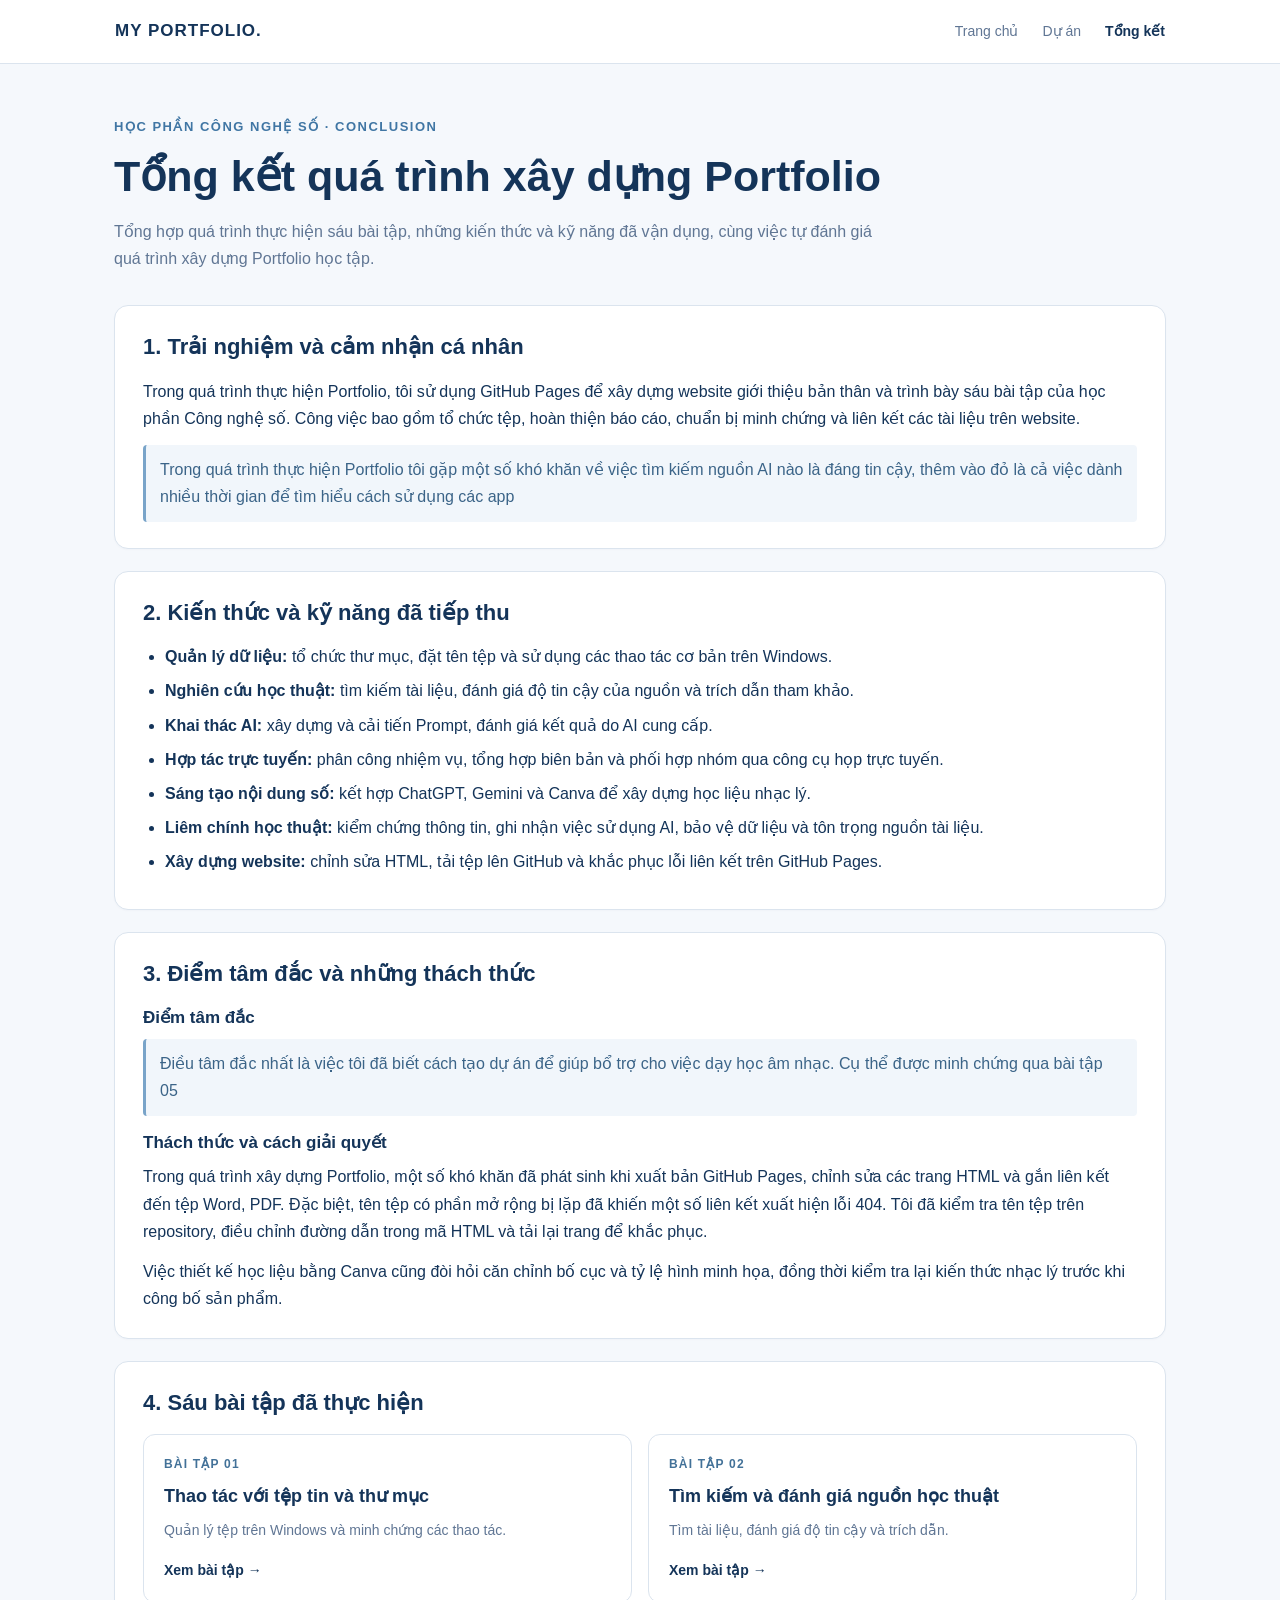
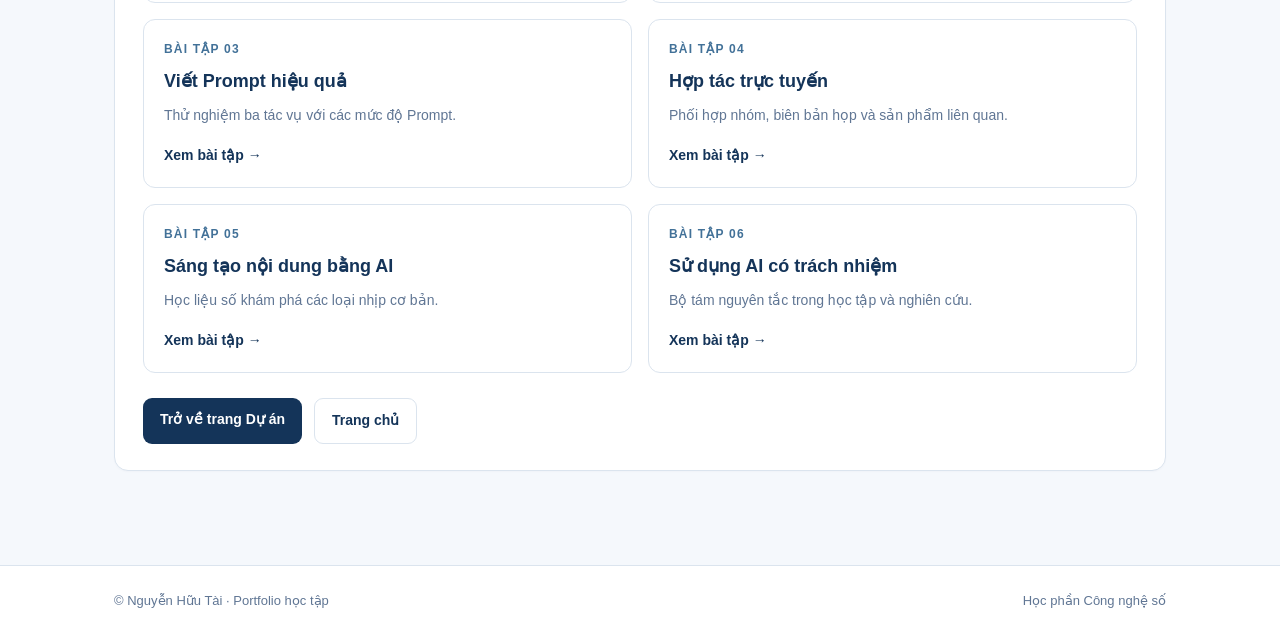
<file: tong-ket.html>
<!doctype html>
<html lang="vi">
<head>
  <meta charset="utf-8">
  <meta name="viewport" content="width=device-width, initial-scale=1">
  <meta name="description" content="Tổng kết quá trình xây dựng Portfolio học phần Công nghệ số - Sư phạm Âm nhạc">
  <title>Tổng kết | Nguyễn Hữu Tài</title>
  <style>
    :root{--navy:#143459;--muted:#607694;--border:#dbe4ee;--bg:#f5f8fc;--white:#fff;--accent:#eaf1f8}
    *{box-sizing:border-box}
    body{margin:0;background:var(--bg);font-family:Arial,"Segoe UI",sans-serif;color:var(--navy);line-height:1.7}
    a{color:inherit}
    .topbar{background:#fff;border-bottom:1px solid var(--border);position:sticky;top:0;z-index:5}
    .nav{max-width:1100px;margin:auto;display:flex;align-items:center;justify-content:space-between;padding:17px 25px;gap:16px}
    .brand{text-decoration:none;letter-spacing:1px;font-weight:800;font-size:17px}
    .navlinks{display:flex;flex-wrap:wrap;gap:24px}
    .navlinks a{text-decoration:none;font-size:14px;color:var(--muted)}
    .navlinks a.active,.navlinks a:hover{color:var(--navy);font-weight:700}
    main{max-width:1100px;margin:0 auto;padding:52px 24px 72px}
    .eyebrow{font-size:13px;color:#4076a4;letter-spacing:1.5px;text-transform:uppercase;font-weight:700}
    h1{font-size:clamp(30px,4vw,43px);line-height:1.25;margin:12px 0 14px}
    .lead{max-width:780px;color:var(--muted);font-size:16px;margin:0 0 33px}
    .panel{background:var(--white);border:1px solid var(--border);border-radius:14px;padding:26px 28px;margin-bottom:22px;box-shadow:0 1px 2px rgba(18,49,83,.025)}
    h2{font-size:22px;line-height:1.35;margin:0 0 16px}
    h3{font-size:17px;margin:0 0 6px}
    p{margin:0 0 13px}
    p:last-child{margin-bottom:0}
    ul{margin:0;padding-left:22px}
    li{margin:7px 0}
    .hint{border-left:3px solid #79a4c9;padding:11px 14px;background:#f1f6fb;border-radius:4px;color:#3b6488}
    .grid{display:grid;grid-template-columns:repeat(2,minmax(0,1fr));gap:16px}
    .project{display:block;text-decoration:none;border:1px solid var(--border);border-radius:12px;padding:19px 20px;background:#fff;transition:box-shadow .15s,border-color .15s}
    .project:hover{border-color:#8aa8c5;box-shadow:0 4px 12px rgba(20,52,89,.07)}
    .number{font-size:12px;letter-spacing:1.2px;font-weight:800;color:#427198}
    .project h3{margin:7px 0;font-size:18px}
    .project p{color:var(--muted);font-size:14px}
    .project strong{font-size:14px}
    .actions{display:flex;flex-wrap:wrap;gap:12px;margin-top:25px}
    .button{display:inline-block;background:var(--navy);color:#fff;text-decoration:none;padding:10px 17px;border-radius:9px;font-size:14px;font-weight:700}
    .button.outline{color:var(--navy);background:#fff;border:1px solid var(--border)}
    footer{border-top:1px solid var(--border);background:#fff;color:var(--muted);font-size:13px}
    .foot{max-width:1100px;margin:auto;padding:24px;display:flex;justify-content:space-between;gap:12px;flex-wrap:wrap}
    @media(max-width:650px){.nav{padding:15px 18px;align-items:flex-start;flex-direction:column}.navlinks{gap:17px}main{padding:34px 16px 48px}.panel{padding:20px 18px}.grid{grid-template-columns:1fr}}
  </style>
</head>
<body>
  <header class="topbar">
    <div class="nav">
      <a class="brand" href="index.html">MY PORTFOLIO.</a>
      <nav class="navlinks" aria-label="Điều hướng chính">
        <a href="index.html">Trang chủ</a>
        <a href="du-an.html">Dự án</a>
        <a href="tong-ket.html" class="active" aria-current="page">Tổng kết</a>
      </nav>
    </div>
  </header>
  <main>
    <div class="eyebrow">Học phần Công nghệ số · Conclusion</div>
    <h1>Tổng kết quá trình xây dựng Portfolio</h1>
    <p class="lead">Tổng hợp quá trình thực hiện sáu bài tập, những kiến thức và kỹ năng đã vận dụng, cùng việc tự đánh giá quá trình xây dựng Portfolio học tập.</p>

    <section class="panel">
      <h2>1. Trải nghiệm và cảm nhận cá nhân</h2>
      <p>Trong quá trình thực hiện Portfolio, tôi sử dụng GitHub Pages để xây dựng website giới thiệu bản thân và trình bày sáu bài tập của học phần Công nghệ số. Công việc bao gồm tổ chức tệp, hoàn thiện báo cáo, chuẩn bị minh chứng và liên kết các tài liệu trên website.</p>
      <!-- Người thực hiện: thay đoạn bên dưới bằng 2–3 câu cảm nhận do chính mình viết. -->
      <p class="hint">Trong quá trình thực hiện Portfolio tôi gặp một số khó khăn về việc tìm kiếm nguồn AI nào là đáng tin cậy, thêm vào đỏ là cả việc dành nhiều thời gian để tìm hiểu cách sử dụng các app</p>
    </section>

    <section class="panel">
      <h2>2. Kiến thức và kỹ năng đã tiếp thu</h2>
      <ul>
        <li><strong>Quản lý dữ liệu:</strong> tổ chức thư mục, đặt tên tệp và sử dụng các thao tác cơ bản trên Windows.</li>
        <li><strong>Nghiên cứu học thuật:</strong> tìm kiếm tài liệu, đánh giá độ tin cậy của nguồn và trích dẫn tham khảo.</li>
        <li><strong>Khai thác AI:</strong> xây dựng và cải tiến Prompt, đánh giá kết quả do AI cung cấp.</li>
        <li><strong>Hợp tác trực tuyến:</strong> phân công nhiệm vụ, tổng hợp biên bản và phối hợp nhóm qua công cụ họp trực tuyến.</li>
        <li><strong>Sáng tạo nội dung số:</strong> kết hợp ChatGPT, Gemini và Canva để xây dựng học liệu nhạc lý.</li>
        <li><strong>Liêm chính học thuật:</strong> kiểm chứng thông tin, ghi nhận việc sử dụng AI, bảo vệ dữ liệu và tôn trọng nguồn tài liệu.</li>
        <li><strong>Xây dựng website:</strong> chỉnh sửa HTML, tải tệp lên GitHub và khắc phục lỗi liên kết trên GitHub Pages.</li>
      </ul>
    </section>

    <section class="panel">
      <h2>3. Điểm tâm đắc và những thách thức</h2>
      <h3>Điểm tâm đắc</h3>
      <!-- Người thực hiện: thay đoạn bên dưới bằng ý kiến thực tế của chính mình. -->
      <p class="hint">Điều tâm đắc nhất là việc tôi đã biết cách tạo dự án để giúp bổ trợ cho việc dạy học âm nhạc. Cụ thể được minh chứng qua bài tập 05</p>
      <h3>Thách thức và cách giải quyết</h3>
      <p>Trong quá trình xây dựng Portfolio, một số khó khăn đã phát sinh khi xuất bản GitHub Pages, chỉnh sửa các trang HTML và gắn liên kết đến tệp Word, PDF. Đặc biệt, tên tệp có phần mở rộng bị lặp đã khiến một số liên kết xuất hiện lỗi 404. Tôi đã kiểm tra tên tệp trên repository, điều chỉnh đường dẫn trong mã HTML và tải lại trang để khắc phục.</p>
      <p>Việc thiết kế học liệu bằng Canva cũng đòi hỏi căn chỉnh bố cục và tỷ lệ hình minh họa, đồng thời kiểm tra lại kiến thức nhạc lý trước khi công bố sản phẩm.</p>
    </section>

    <section class="panel">
      <h2>4. Sáu bài tập đã thực hiện</h2>
      <div class="grid">
        <a class="project" href="bai-01.html"><div class="number">BÀI TẬP 01</div><h3>Thao tác với tệp tin và thư mục</h3><p>Quản lý tệp trên Windows và minh chứng các thao tác.</p><strong>Xem bài tập →</strong></a>
        <a class="project" href="bai-02.html"><div class="number">BÀI TẬP 02</div><h3>Tìm kiếm và đánh giá nguồn học thuật</h3><p>Tìm tài liệu, đánh giá độ tin cậy và trích dẫn.</p><strong>Xem bài tập →</strong></a>
        <a class="project" href="bai-03.html"><div class="number">BÀI TẬP 03</div><h3>Viết Prompt hiệu quả</h3><p>Thử nghiệm ba tác vụ với các mức độ Prompt.</p><strong>Xem bài tập →</strong></a>
        <a class="project" href="bai-04.html"><div class="number">BÀI TẬP 04</div><h3>Hợp tác trực tuyến</h3><p>Phối hợp nhóm, biên bản họp và sản phẩm liên quan.</p><strong>Xem bài tập →</strong></a>
        <a class="project" href="bai-05.html"><div class="number">BÀI TẬP 05</div><h3>Sáng tạo nội dung bằng AI</h3><p>Học liệu số khám phá các loại nhịp cơ bản.</p><strong>Xem bài tập →</strong></a>
        <a class="project" href="bai-06.html"><div class="number">BÀI TẬP 06</div><h3>Sử dụng AI có trách nhiệm</h3><p>Bộ tám nguyên tắc trong học tập và nghiên cứu.</p><strong>Xem bài tập →</strong></a>
      </div>
      <div class="actions">
        <a class="button" href="du-an.html">Trở về trang Dự án</a>
        <a class="button outline" href="index.html">Trang chủ</a>
      </div>
    </section>
  </main>
  <footer>
    <div class="foot">
      <span>© Nguyễn Hữu Tài · Portfolio học tập</span>
      <span>Học phần Công nghệ số</span>
    </div>
  </footer>
</body>
</html>
</file>
<file: du-an.css>
/* Giao dien du an - sua mau sac va kich thuoc tai day */
:root{--navy:#183153;--navy-2:#29496d;--ink:#263449;--muted:#64748b;--paper:#fff;--soft:#f1f5f9;--line:#e2e8f0;--accent:#b9cbe0}
*{box-sizing:border-box}html{scroll-behavior:smooth}body{margin:0;background:#f8fafc;color:var(--ink);font-family:Arial,Helvetica,sans-serif;line-height:1.7}a{color:inherit}.wrap{width:min(1060px,calc(100% - 40px));margin-inline:auto}.site-header{background:rgba(255,255,255,.96);border-bottom:1px solid var(--line);position:sticky;top:0;z-index:10}.site-header .wrap{min-height:72px;display:flex;justify-content:space-between;align-items:center;gap:16px}.brand{text-decoration:none;color:var(--navy);font-weight:800;letter-spacing:.08em}.nav{display:flex;gap:22px;flex-wrap:wrap}.nav a{text-decoration:none;font-size:.92rem;color:var(--muted)}.nav a:hover,.nav a[aria-current=page]{color:var(--navy);font-weight:700}.hero{padding:64px 0 50px;background:linear-gradient(125deg,#edf2f8,#f8fafc 76%);border-bottom:1px solid var(--line)}.kicker{margin:0 0 12px;color:var(--navy-2);font-weight:800;font-size:.76rem;letter-spacing:.16em;text-transform:uppercase}.hero h1{margin:0;color:var(--navy);font-size:clamp(2rem,5vw,3.4rem);line-height:1.15;letter-spacing:-.035em}.lede{max-width:740px;color:var(--muted);font-size:1.04rem;margin:20px 0 0}.actions{margin-top:24px;display:flex;flex-wrap:wrap;gap:12px}.button{display:inline-block;background:var(--navy);color:#fff;text-decoration:none;border-radius:7px;padding:10px 17px;font-size:.93rem;font-weight:700}.button.outline{background:transparent;border:1px solid #9fb2cb;color:var(--navy)}main>.wrap{padding-top:42px;padding-bottom:70px}.section-heading{color:var(--navy);margin:0 0 9px;font-size:1.55rem}.section-intro{margin:0 0 24px;color:var(--muted)}.grid{display:grid;grid-template-columns:repeat(2,minmax(0,1fr));gap:20px}.card,.panel{background:#fff;border:1px solid var(--line);border-radius:12px;padding:25px}.card{display:flex;flex-direction:column;min-height:235px}.num{font-size:.77rem;font-weight:800;color:var(--navy-2);letter-spacing:.1em}.card h2{color:var(--navy);font-size:1.25rem;line-height:1.4;margin:12px 0 8px}.card p{margin:0 0 16px;color:var(--muted);font-size:.93rem}.card .bottom{display:flex;align-items:center;justify-content:space-between;flex-wrap:wrap;gap:10px;margin-top:auto}.status{color:#526477;background:#edf2f7;font-size:.77rem;padding:5px 10px;border-radius:50px}.go{color:var(--navy);font-weight:700;text-decoration:none;font-size:.9rem}.go:hover{text-decoration:underline}.stack{display:grid;gap:20px}.panel h2{font-size:1.35rem;color:var(--navy);margin:0 0 12px}.panel p{margin:0 0 12px}.panel p:last-child{margin-bottom:0}.panel ul,.panel ol{padding-left:22px;margin:10px 0}.panel li{margin:5px 0}.placeholder{padding:17px 18px;border:1px dashed #a5b5c6;border-radius:8px;background:#f8fafc;color:#65748a}.links-grid{display:grid;grid-template-columns:repeat(3,1fr);gap:10px}.links-grid a{text-decoration:none;border:1px solid var(--line);padding:10px 12px;border-radius:7px;background:#fff;color:var(--navy);font-size:.92rem}.links-grid a.current{background:var(--navy);color:#fff}.muted{color:var(--muted)}.footer{border-top:1px solid var(--line);background:#fff;padding:27px 0;color:var(--muted);font-size:.85rem}.footer .wrap{display:flex;justify-content:space-between;gap:16px;flex-wrap:wrap}.note{margin-top:26px;color:var(--muted);font-size:.92rem}.sr-only{position:absolute;left:-9999px}@media(max-width:700px){.site-header .wrap{padding-block:13px;align-items:flex-start;flex-direction:column}.hero{padding:45px 0 36px}.grid{grid-template-columns:1fr}.links-grid{grid-template-columns:repeat(2,1fr)}.card,.panel{padding:20px}}
</file>
